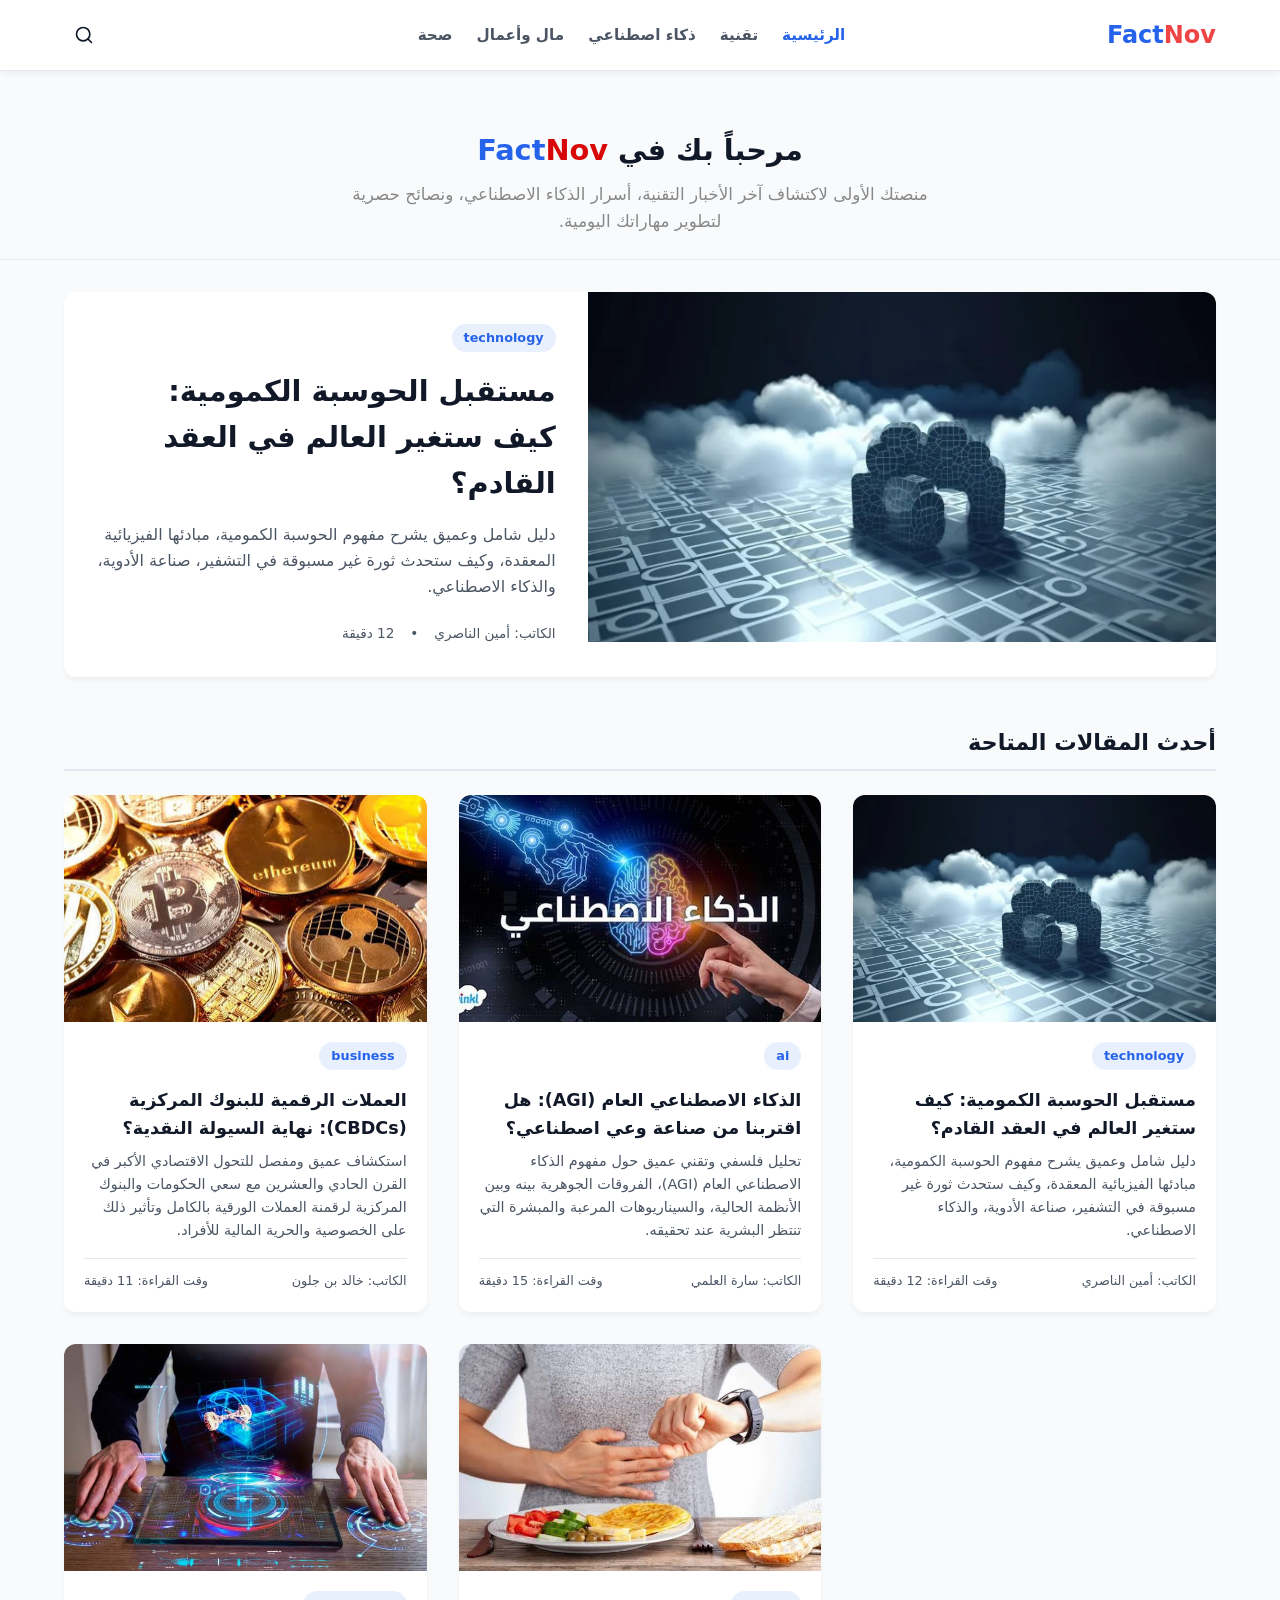
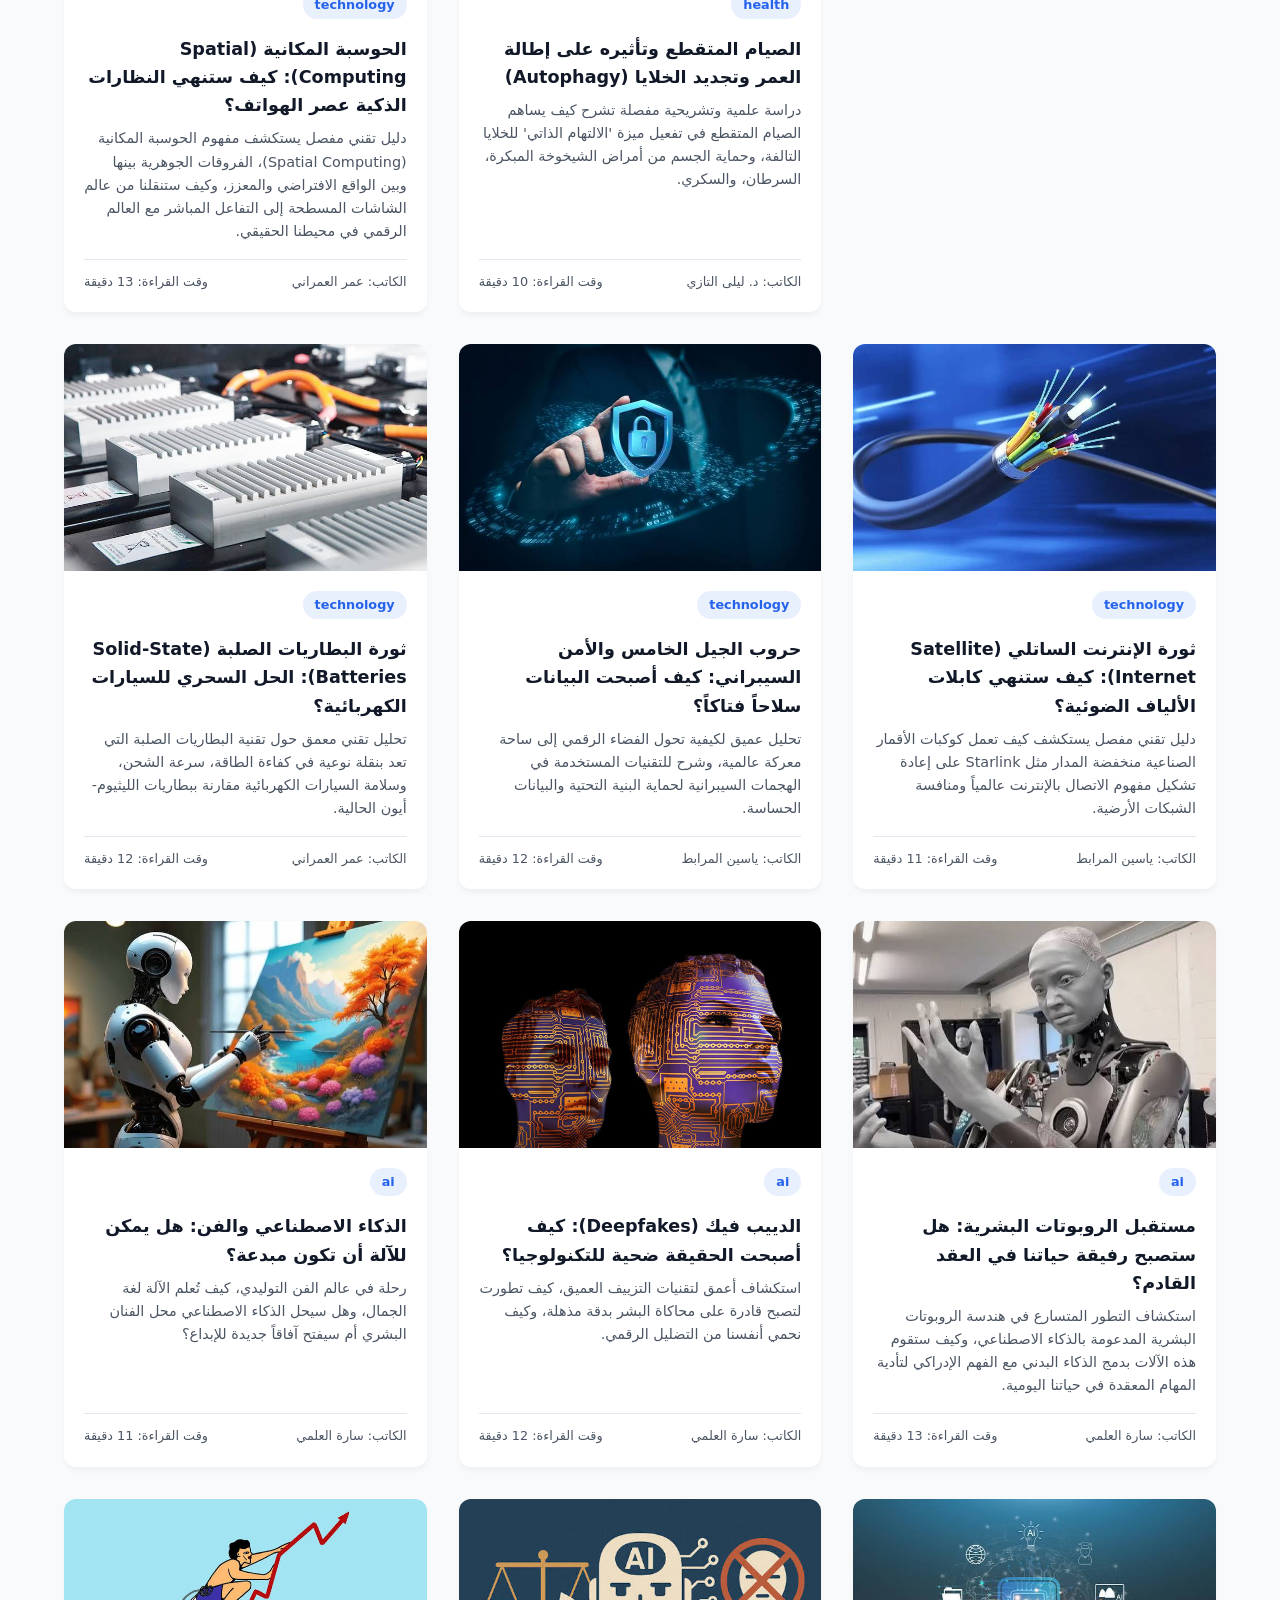
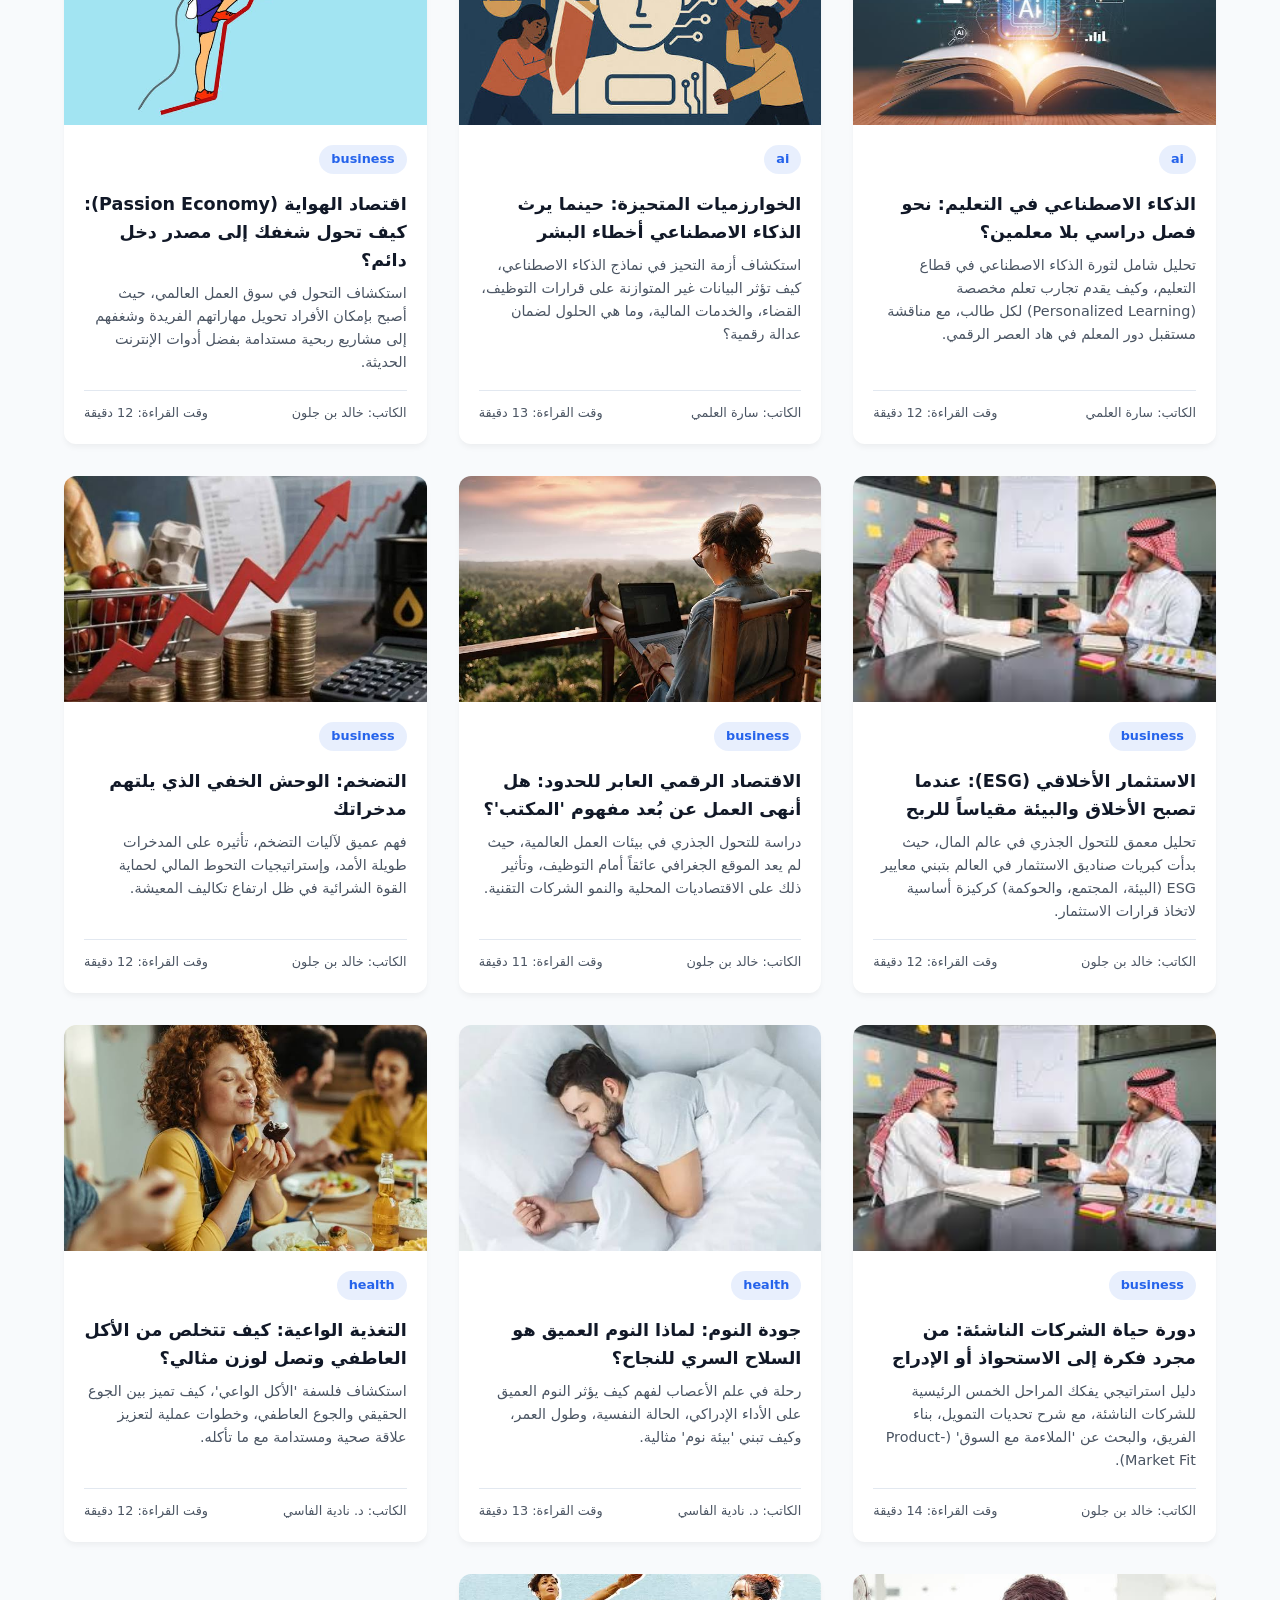
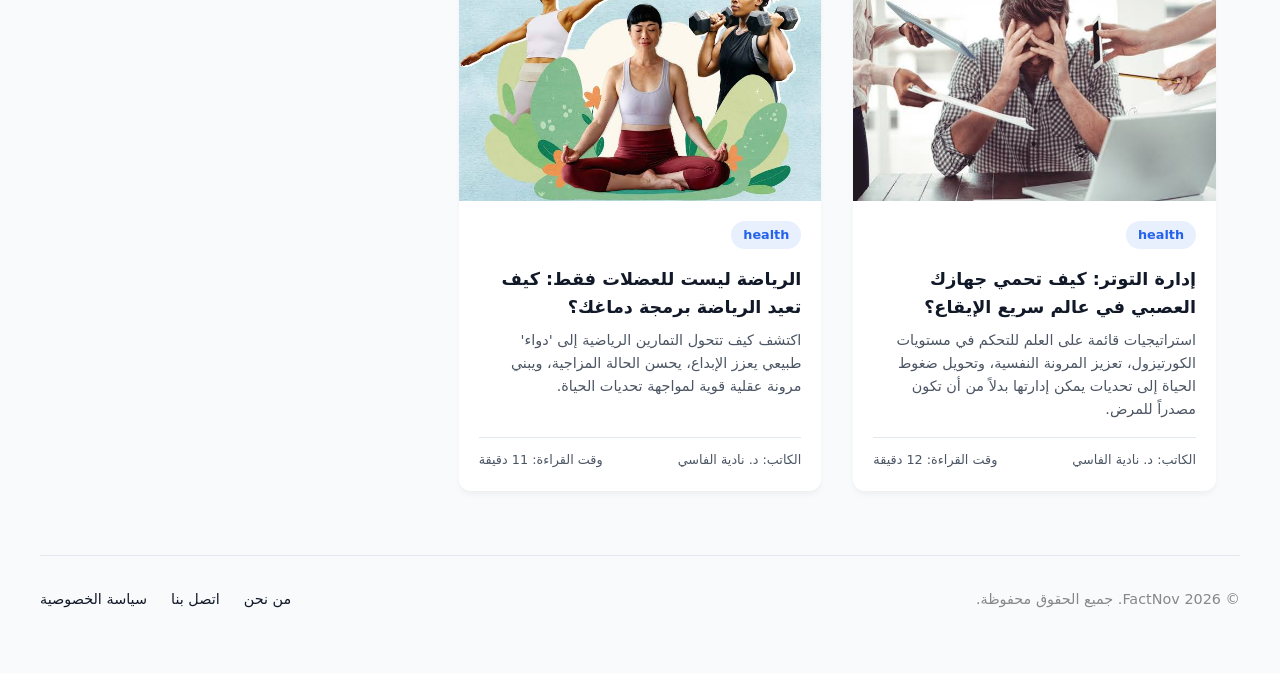
<file: index.html>
<!DOCTYPE html>
<html lang="ar" dir="rtl">
<head>
  <meta charset="UTF-8">
  <meta name="viewport" content="width=device-width, initial-scale=1.0">
  <title>FactNov - الرئيسية</title>
  <link rel="stylesheet" href="assets/css/style.css">
  <link rel="stylesheet" href="assets/css/responsive.css">
  <link rel="stylesheet" href="assets/css/dark.css">
  <link rel="stylesheet" href="assets/css/animations.css">
  
</head>
<body>
  <header>
    <!--//adshnaaaaaaaaaaaaaaaaaaaaaaaaaaaaaaaaaaaaaaaaaaaaaaaaa-->
    <div class="container header-inner">
      <script>
  atOptions = {
    'key' : '374a60ede88dad103ca5ffb958645647',
    'format' : 'iframe',
    'height' : 50,
    'width' : 320,
    'params' : {}
  };
</script>
<div class="logo-wrapper" style="display: flex; align-items: center; gap: 8px;">
      <a href="index.html" class="logo">Fact<span>Nov</span></a>
      </div>
      
      <nav class="main-nav" id="main-nav">
        <ul>
          <li><a href="index.html" class="active">الرئيسية</a></li>
          <li><a href="category.html?category=technology">تقنية</a></li>
          <li><a href="category.html?category=ai">ذكاء اصطناعي</a></li>
          <li><a href="category.html?category=business">مال وأعمال</a></li>
          <li><a href="category.html?category=health">صحة</a></li>
        </ul>
      </nav>
      <div class="controls" style="display: flex; align-items: center; gap: 0.75rem;">
        <button class="btn-icon" id="dark-mode-toggle" aria-label="تغيير المظهر"></button>
        <button class="btn-icon" onclick="location.href='search.html'" aria-label="البحث">
          <svg xmlns="http://www.w3.org/2000/svg" width="20" height="20" viewBox="0 0 24 24" fill="none" stroke="currentColor" stroke-width="2" stroke-linecap="round" stroke-linejoin="round"><circle cx="11" cy="11" r="8"/><line x1="21" y1="21" x2="16.65" y2="16.65"/></svg>
        </button>
        <button class="hamburger" id="hamburger" aria-label="فتح القائمة">
          <span></span>
          <span></span>
          <span></span>
        </button>
      </div>
    </div>
  </header>
  <div>

    <script>
  atOptions = {
    'key' : 'ec2098384f53b8435ef3a82f7a2e450f',
    'format' : 'iframe',
    'height' : 250,
    'width' : 300,
    'params' : {}
  };
</script>
<script src="https://www.highrevenueformat.com/ec2098384f53b8435ef3a82f7a2e450f/invoke.js"></script>
  </div>
<div class="site-intro-box" style="margin-top: 2rem; margin-bottom: 2rem; text-align: center; padding: 1.5rem; border-bottom: 1px solid var(--border-color);">
    <h2 style="font-size: 1.8rem; font-weight: 800; color: var(--text-color); margin-bottom: 0.5rem;">مرحباً بك في <span style="color: var(--primary);">Fact</span><span style="color: #d90808;">Nov</span></h2>
    <p style="font-size: 1.05rem; color: var(--text-muted-color, #888); max-width: 600px; margin: 0 auto; line-height: 1.6;">
      منصتك الأولى لاكتشاف آخر الأخبار التقنية، أسرار الذكاء الاصطناعي، ونصائح حصرية لتطوير مهاراتك اليومية.
    </p>
  </div>
  <main class="container">
    <section class="hero-sec" id="hero-sec-target"></section>
    <section style="margin-top: 3rem;">
      <div class="grid-section-header">
        <h2 class="section-title">أحدث المقالات المتاحة</h2>
      </div>
      <div class="articles-grid" id="latest-articles-target"></div>
    </section>
  </main>

  <script src="assets/js/articles.js"></script>
  <script src="assets/js/darkmode.js"></script>
  <script src="assets/js/app.js"></script>
  
  <script>
    document.addEventListener('DOMContentLoaded', async () => {
      // 1. تفعيل زر القائمة (Hamburger Menu)
      const hamburger = document.getElementById('hamburger');
      const mainNav = document.getElementById('main-nav');
      
      if (hamburger && mainNav) {
        hamburger.onclick = () => {
          hamburger.classList.toggle('active');
          mainNav.classList.toggle('active');
        };
      }

      // 2. جلب المقالات وعرضها بالصفحة الرئيسية
      try {
        const articles = await ArticleEngine.fetchAll();
        if (articles.length === 0) return;

        const featured = articles.find(a => a.featured) || articles[0];
        const heroTarget = document.getElementById('hero-sec-target');
        if (heroTarget) {
          heroTarget.innerHTML = `
            <div class="hero-card fade-in" onclick="location.href='article.html?id=${featured.id}'">
              <div class="hero-image-wrapper">
                <img src="${featured.image}" alt="${featured.title}" onerror="this.onerror=null; this.src='assets/images/default.webp';">
              </div>
              <div class="hero-content">
                <span class="badge">${featured.category}</span>
                <h1 class="hero-title">${featured.title}</h1>
                <p class="hero-desc">${featured.description}</p>
                <div class="meta-info">
                  <span>الكاتب: ${featured.author}</span>
                  <span>•</span>
                  <span>${featured.readTime}</span>
                </div>
              </div>
            </div>
          `;
        }

        const gridTarget = document.getElementById('latest-articles-target');
        if (gridTarget) {
          gridTarget.innerHTML = ""; // تصفية الديف قبل التعبئة
          
          articles.forEach((art, index) => {
            // إضافة المقال الحالي
            gridTarget.innerHTML += ArticleEngine.createCardHTML(art);

            // إضافة الإعلان بعد كل 5 مقالات
            // إضافة الإعلان بعد كل 5 مقالات
         // ===============================
// ADS
// ===============================


// ================================
// ADS - FactNova
// ================================

// بعد المقال 3 → Ad 1 (300x250)
if ((index + 1) === 3) {

  const adContainer = document.createElement('div');

  adContainer.style.width = '100%';
  adContainer.style.minHeight = '250px';
  adContainer.style.margin = '30px auto';
  adContainer.style.display = 'flex';
  adContainer.style.justifyContent = 'center';
  adContainer.style.alignItems = 'center';
  adContainer.style.overflow = 'hidden';

  const optionsScript = document.createElement('script');

  optionsScript.textContent = `
    atOptions = {
      'key' : 'ec2098384f53b8435ef3a82f7a2e450f',
      'format' : 'iframe',
      'height' : 250,
      'width' : 300,
      'params' : {}
    };
  `;

  const adScript = document.createElement('script');

  adScript.src =
    'https://www.highrevenueformat.com/ec2098384f53b8435ef3a82f7a2e450f/invoke.js';

  adContainer.appendChild(optionsScript);
  adContainer.appendChild(adScript);

  gridTarget.appendChild(adContainer);
}


          });
        }
      } catch (error) {
        console.error("خطأ أثناء تعبئة المقالات بالرئيسية:", error);
      }
    });
</script>

  <footer>
    <div class="container footer-inner" style="display: flex; justify-content: space-between; align-items: center; padding: 2rem 0; border-top: 1px solid var(--border-color); margin-top: 4rem; flex-wrap: wrap; gap: 1rem;">
      <p class="text-muted" style="margin: 0; font-size: 0.9rem; color: var(--text-muted-color, #888);">© 2026 FactNov. جميع الحقوق محفوظة.</p>
      
      <div class="footer-links" style="display: flex; gap: 1.5rem;">
        <a href="about.html" class="footer-link">من نحن</a>
        <a href="contact.html" class="footer-link">اتصل بنا</a>
        <a href="privacy.html" class="footer-link">سياسة الخصوصية</a>
      </div>
    </div>
  </footer>
<div class="ad-container" style="text-align: center; margin: 30px 0;">
   <script>
  atOptions = {
    'key' : 'e23e4ba9f1f85d1d54d36d4e20bc1094',
    'format' : 'iframe',
    'height' : 250,
    'width' : 300,
    'params' : {}
  };
</script>
<!--hna adssssssssssssssssssssssssssssssss-->
</div>
  <style>
    /* تنسيق روابط الفوتر مع التفاعل */
    .footer-link {
      color: var(--text-color);
      text-decoration: none;
      font-size: 0.9rem;
      transition: color 0.3s ease;
    }
    .footer-link:hover {
      color: var(--primary);
    }
    /* متجاوب مع شاشات الموبايل */
    @media (max-width: 500px) {
      .footer-inner {
        flex-direction: column !important;
        text-align: center;
        justify-content: center !important;
      }
      .footer-links {
        justify-content: center;
      }
    }
  </style>
  <script async="async" data-cfasync="false" src="https://pl31461786.profitableratecpmnetwork.com/14ec2915b760041d104dea04f66f8e1c/invoke.js"></script>
<div id="container-14ec2915b760041d104dea04f66f8e1c"></div>

<script src="https://pl31461785.profitableratecpmnetwork.com/2a/f1/df/2af1df63177880adee340120ae41ea7f.js"></script>
</body>
</html>
</file>
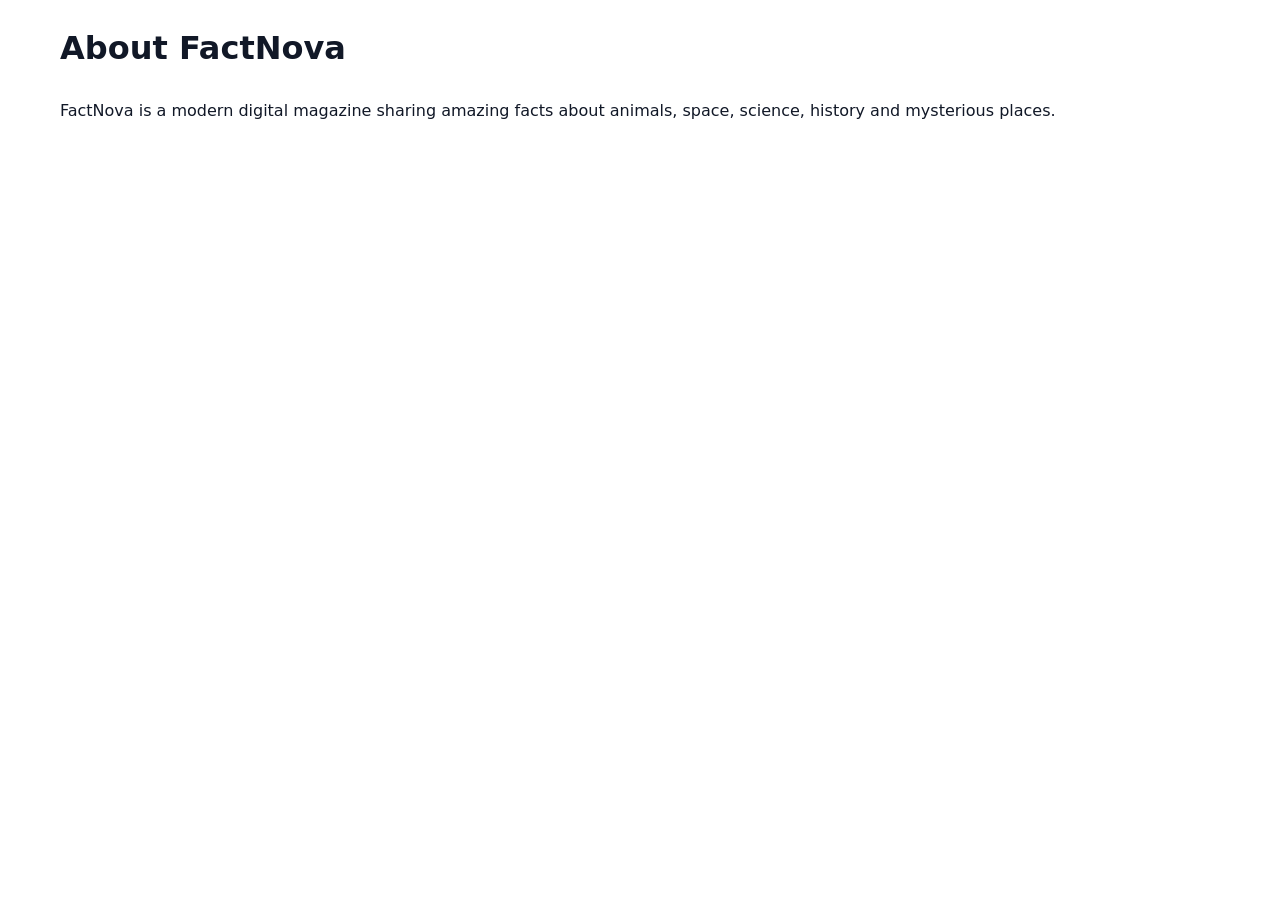
<file: about.html>
<!DOCTYPE html>
<html lang="en">

<head>

<meta charset="UTF-8">

<title>About FactNova</title>

<link rel="stylesheet" href="css/style.css">

</head>


<body>


<div id="header"></div>


<main class="container">


<h1>
About FactNova
</h1>


<p>

FactNova is a modern digital magazine sharing amazing facts about animals, space, science, history and mysterious places.

</p>


</main>


<div id="footer"></div>


<script src="js/app.js"></script>

</body>

</html>
</file>
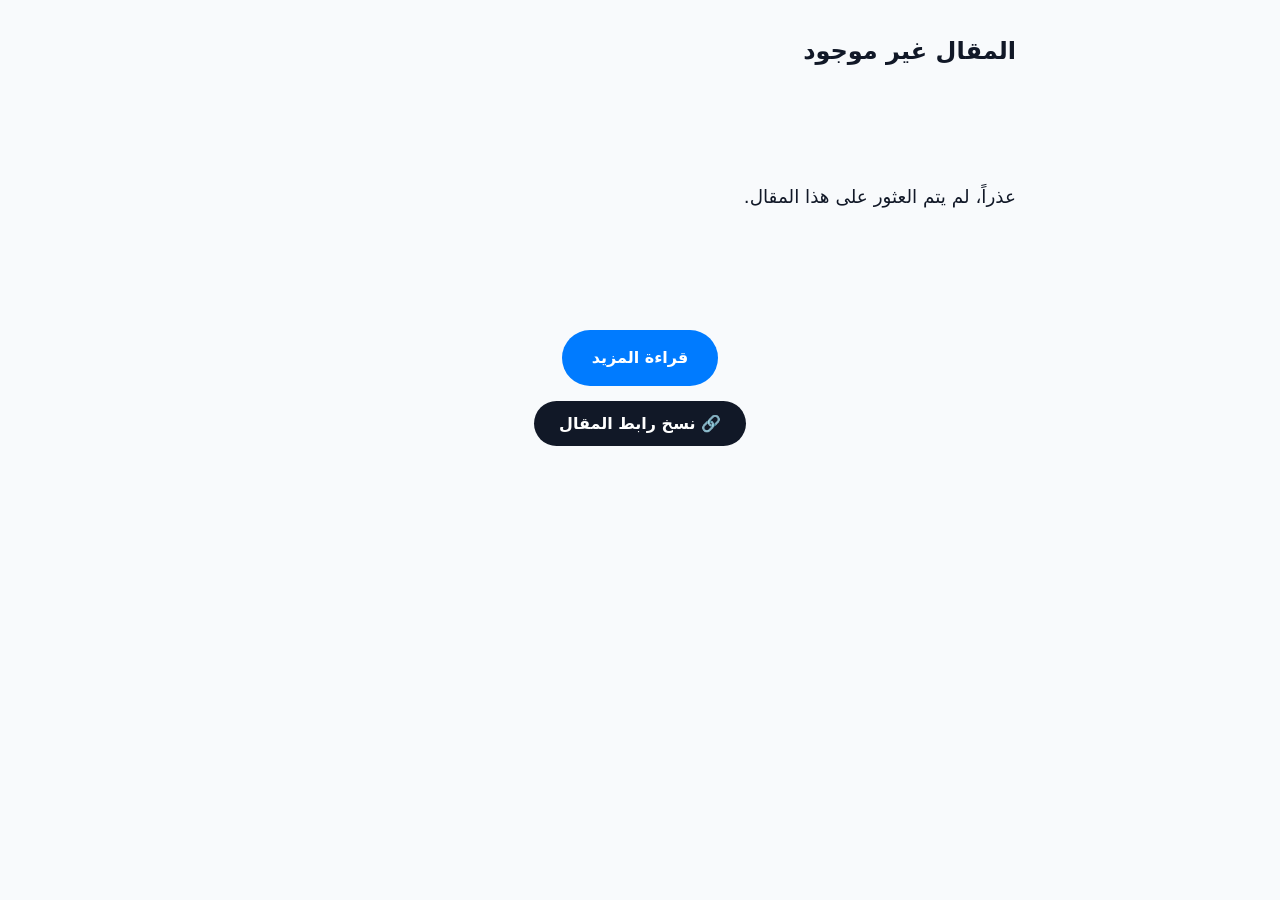
<file: article.html>
<!DOCTYPE html>
<html lang="ar" dir="rtl">

<head>
  <meta charset="UTF-8">
  <meta name="viewport" content="width=device-width, initial-scale=1.0">

  <title>FactNova - تفاصيل المقال</title>

  <link rel="stylesheet" href="assets/css/style.css">

  <style>
    .article-container {
      max-width: 800px;
      margin: 2rem auto;
      padding: 0 1.5rem;
    }

    .article-body {
      line-height: 1.9;
      font-size: 1.15rem;
      color: var(--text-color);
    }

    .ad-wrapper {
      text-align: center;
      margin: 30px 0;
      min-height: 50px;
    }

    /* =========================
       زر قراءة المزيد
    ========================== */

    .more-link-wrapper {
      text-align: center;
      margin: 35px 0 15px;
    }

    .more-link {
      display: inline-block;
      background-color: #007bff;
      color: #ffffff;
      padding: 15px 30px;
      text-decoration: none;
      border-radius: 50px;
      font-weight: bold;
      font-size: 16px;
      transition: 0.2s ease;
    }

    .more-link:hover {
      background-color: #0056b3;
    }

    /* =========================
       زر نسخ رابط المقال
    ========================== */

    .copy-link-wrapper {
      display: flex;
      justify-content: center;
      margin: 15px 0 40px;
    }

    #copyArticleLink {
      border: none;
      background: #111827;
      color: #ffffff;
      padding: 13px 25px;
      border-radius: 50px;
      font-size: 16px;
      font-weight: bold;
      cursor: pointer;
      font-family: inherit;
      transition: all 0.2s ease;
    }

    #copyArticleLink:hover {
      background: #2563eb;
    }

    #copyArticleLink:active {
      transform: scale(0.96);
    }

    #copyArticleLink.success {
      background: #16a34a;
    }

    #copyArticleLink.error {
      background: #dc2626;
    }
  </style>
</head>


<body>

  <!-- =========================
       المحتوى الرئيسي
  ========================== -->

  <main class="container">

    <article class="article-container">

      <!-- عنوان المقال -->

      <h1 id="article-title">
        جاري تحميل المقال...
      </h1>



      <div class="ad-wrapper">

       
       <script>
  atOptions = {
    'key' : 'ec2098384f53b8435ef3a82f7a2e450f',
    'format' : 'iframe',
    'height' : 250,
    'width' : 300,
    'params' : {}
  };
</script>
<script src="https://www.highrevenueformat.com/ec2098384f53b8435ef3a82f7a2e450f/invoke.js"></script>
        <!-- كود إعلان البانر هنا -->


      </div>


      <!-- =========================
           محتوى المقال
      ========================== -->

      <div
        id="article-content"
        class="article-body">
             </div>


      <!-- =========================
           الإعلان الوسطي
      ========================== -->

      <div
        id="native-ad-spot"
        class="ad-wrapper">

        <script>
  atOptions = {
    'key' : '32c83a408e211d618627271ae590567b',
    'format' : 'iframe',
    'height' : 300,
    'width' : 160,
    'params' : {}
  };
</script>
<script src="https://www.highrevenueformat.com/32c83a408e211d618627271ae590567b/invoke.js"></script>
<script src="https://www.highrevenueformat.com/b416f2c26ee5b75ef605e846c2de4add/invoke.js"></script>
      </div>


      <!-- =========================
           قراءة المزيد
      ========================== -->

      <div class="more-link-wrapper">

        <a
          href="https://www.profitableratecpmnetwork.com/ztpq7ucb2?key=24cd33f35294ed668653dd12a0826294"
          class="more-link">

          قراءة المزيد

        </a>

      </div>


      <!-- =========================
           نسخ رابط المقال
      ========================== -->

      <div class="copy-link-wrapper">

        <button
          id="copyArticleLink"
          type="button">

          🔗 نسخ رابط المقال

        </button>

      </div>

    </article>

  </main>


  <!-- =========================
       ملفات JavaScript
  ========================== -->

  <script src="assets/js/articles.js"></script>

  <script src="assets/js/app.js"></script>


  <!-- =========================
       تحميل المقال
  ========================== -->

  <script>

    document.addEventListener(
      'DOMContentLoaded',
      async function () {

        try {

          /* الحصول على ID المقال */

          const urlParams =
            new URLSearchParams(
              window.location.search
            );

          const articleId =
            urlParams.get('id');


          /* جلب المقالات */

          const articles =
            await ArticleEngine.fetchAll();


          /* البحث عن المقال */

          const article =
            articles.find(function (art) {

              return String(art.id) ===
                     String(articleId);

            });


          /* =========================
             المقال موجود
          ========================== */

          if (article) {

            /* عنوان المقال */

            document.getElementById(
              'article-title'
            ).innerText =
              article.title;


            /* محتوى المقال */

            document.getElementById(
              'article-content'
            ).innerHTML =
              article.content;


            /* =========================
               الإعلان Native
            ========================== */

            const nativeAdSpot =
              document.getElementById(
                'native-ad-spot'
              );


            const script =
              document.createElement(
                'script'
              );


            script.setAttribute(
              'data-cfasync',
              'false'
            );


            script.async = true;


            const container =
              document.createElement(
                'div'
              );


            container.id =
              'container-f1ea70a226eca110d7b804890f40b290';


            nativeAdSpot.appendChild(
              script
            );


            nativeAdSpot.appendChild(
              container
            );

          }


          /* =========================
             المقال غير موجود
          ========================== */

          else {

            document.getElementById(
              'article-title'
            ).innerText =
              'المقال غير موجود';


            document.getElementById(
              'article-content'
            ).innerHTML =
              '<p>عذراً، لم يتم العثور على هذا المقال.</p>';

          }


        }

        /* =========================
           خطأ
        ========================== */

        catch (error) {

          console.error(
            'Article loading error:',
            error
          );


          document.getElementById(
            'article-title'
          ).innerText =
            'حدث خطأ';


          document.getElementById(
            'article-content'
          ).innerHTML =
            '<p>تعذر تحميل المقال حالياً.</p>';

        }

      }

    );

  </script>


  <!-- =========================
       نسخ رابط المقال
  ========================== -->

  <script>

    const copyButton =
      document.getElementById(
        'copyArticleLink'
      );


    copyButton.addEventListener(
      'click',
      async function () {

        const articleUrl =
          window.location.href;


        try {

          /* =========================
             الطريقة الحديثة
          ========================== */

          if (
            navigator.clipboard &&
            window.isSecureContext
          ) {

            await navigator.clipboard.writeText(
              articleUrl
            );

          }


          /* =========================
             الطريقة الاحتياطية
          ========================== */

          else {

            const textarea =
              document.createElement(
                'textarea'
              );


            textarea.value =
              articleUrl;


            textarea.style.position =
              'fixed';

            textarea.style.left =
              '-9999px';

            textarea.style.top =
              '-9999px';


            document.body.appendChild(
              textarea
            );


            textarea.focus();

            textarea.select();


            const copied =
              document.execCommand(
                'copy'
              );


            document.body.removeChild(
              textarea
            );


            if (!copied) {

              throw new Error(
                'Copy failed'
              );

            }

          }


          /* =========================
             رسالة النجاح
          ========================== */

          copyButton.innerHTML =
            '✅ تم نسخ رابط المقال';


          copyButton.classList.add(
            'success'
          );


          setTimeout(
            function () {

              copyButton.innerHTML =
                '🔗 نسخ رابط المقال';


              copyButton.classList.remove(
                'success'
              );

            },
            2000
          );


        }

        /* =========================
           إذا فشل النسخ
        ========================== */

        catch (error) {

          console.error(
            'Copy error:',
            error
          );


          copyButton.innerHTML =
            '❌ تعذر نسخ الرابط';


          copyButton.classList.add(
            'error'
          );


          setTimeout(
            function () {

              copyButton.innerHTML =
                '🔗 نسخ رابط المقال';


              copyButton.classList.remove(
                'error'
              );

            },
            2500
          );

        }

      }

    );

  </script>
<script async="async" data-cfasync="false" src="https://pl31461786.profitableratecpmnetwork.com/14ec2915b760041d104dea04f66f8e1c/invoke.js"></script>
<div id="container-14ec2915b760041d104dea04f66f8e1c"></div>

</body>

</html>
</file>
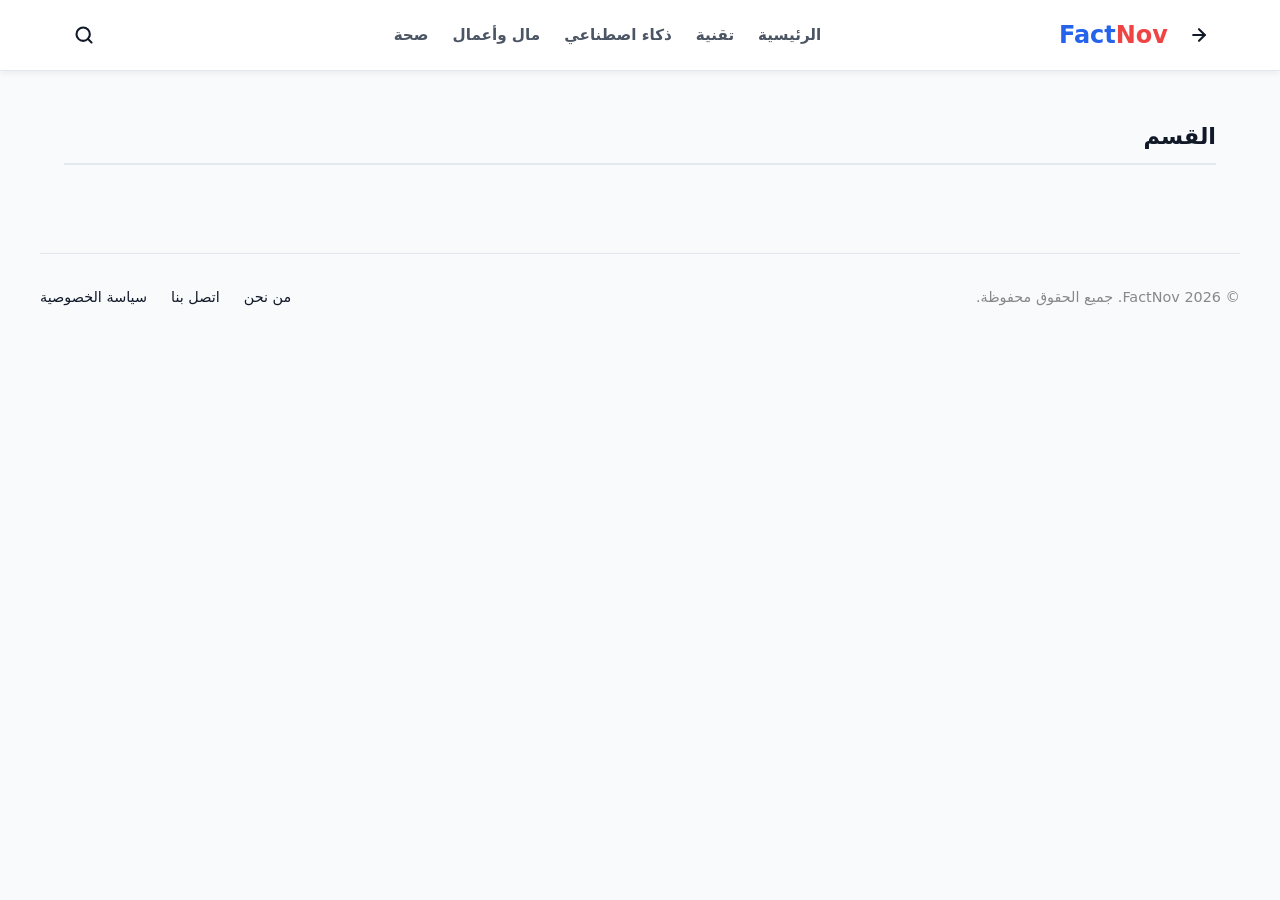
<file: category.html>
<!DOCTYPE html>
<html lang="ar" dir="rtl">
<head>
  <meta charset="UTF-8">
  <meta name="viewport" content="width=device-width, initial-scale=1.0">
  <title>التصنيف - FactNov</title>
  <link rel="stylesheet" href="assets/css/style.css">
  <link rel="stylesheet" href="assets/css/responsive.css">
  <link rel="stylesheet" href="assets/css/dark.css">
</head>
<body>
  <header>
    <div class="container header-inner">
      <!-- اللوكو والسهم مقاد ومجموعين -->
      <div class="logo-wrapper" style="display: flex; align-items: center; gap: 8px;">
        <a href="index.html" class="back-home-btn" aria-label="الرجوع للرئيسية">
          <svg xmlns="http://www.w3.org/2000/svg" width="20" height="20" viewBox="0 0 24 24" fill="none" stroke="currentColor" stroke-width="2.5" stroke-linecap="round" stroke-linejoin="round" style="transform: rotate(180deg);">
            <line x1="19" y1="12" x2="5" y2="12"></line>
            <polyline points="12 19 5 12 12 5"></polyline>
          </svg>
        </a>
        <a href="index.html" class="logo">Fact<span>Nov</span></a>
      </div>

      <nav class="main-nav" id="main-nav">
        <ul>
          <li><a href="index.html">الرئيسية</a></li>
          <li><a href="category.html?category=technology">تقنية</a></li>
          <li><a href="category.html?category=ai">ذكاء اصطناعي</a></li>
          <li><a href="category.html?category=business">مال وأعمال</a></li>
          <li><a href="category.html?category=health">صحة</a></li>
        </ul>
      </nav>
      <div class="controls" style="display: flex; align-items: center; gap: 0.75rem;">
        <button class="btn-icon" id="dark-mode-toggle" aria-label="تغيير المظهر"></button>
        <button class="btn-icon" onclick="location.href='search.html'" aria-label="البحث">
          <svg xmlns="http://www.w3.org/2000/svg" width="20" height="20" viewBox="0 0 24 24" fill="none" stroke="currentColor" stroke-width="2.5" stroke-linecap="round" stroke-linejoin="round"><circle cx="11" cy="11" r="8"/><line x1="21" y1="21" x2="16.65" y2="16.65"/></svg>
        </button>
        <button class="hamburger" id="hamburger" aria-label="فتح القائمة">
          <span></span>
          <span></span>
          <span></span>
        </button>
      </div>
    </div>
  </header>

  <main class="container" style="margin-top: 3rem;">
    <div class="grid-section-header">
      <h2 class="section-title" id="category-title">القسم</h2>
    </div>
    <div class="articles-grid" id="category-grid-target"></div>
  </main>

  <script src="assets/js/articles.js"></script>
  <script src="assets/js/darkmode.js"></script>
  <script src="assets/js/app.js"></script>
  <script>
    document.addEventListener('DOMContentLoaded', async () => {
      const urlParams = new URLSearchParams(window.location.search);
      const catParam = urlParams.get('category');
      const articles = await ArticleEngine.fetchAll();

      if (!catParam || articles.length === 0) return;

      const category = catParam.trim().toLowerCase();
      document.getElementById('category-title').innerText = `قسم: ${category.toUpperCase()}`;

      const links = document.querySelectorAll('.main-nav a');
      links.forEach(link => {
        if (link.getAttribute('href').includes(`category=${category}`)) {
          link.classList.add('active');
        } else {
          link.classList.remove('active');
        }
      });

      const filtered = articles.filter(a => a.category.toLowerCase() === category);
      const grid = document.getElementById('category-grid-target');

      if (filtered.length === 0) {
        grid.innerHTML = '<p class="text-muted">لا توجد مقالات متوفرة في هذا القسم حالياً.</p>';
        return;
      }

      filtered.forEach(item => {
        grid.innerHTML += ArticleEngine.createCardHTML(item);
      });
    });
  </script>
  <script src="assets/js/articles.js"></script>
  <script src="assets/js/darkmode.js"></script>
  <script src="assets/js/app.js"></script> 
  <footer>
  <div class="container footer-inner" style="display: flex; justify-content: space-between; align-items: center; padding: 2rem 0; border-top: 1px solid var(--border-color); margin-top: 4rem; flex-wrap: wrap; gap: 1rem;">
    <p class="text-muted" style="margin: 0; font-size: 0.9rem; color: var(--text-muted-color, #888);">© 2026 FactNov. جميع الحقوق محفوظة.</p>
    
    <div class="footer-links" style="display: flex; gap: 1.5rem;">
      <a href="about.html" class="footer-link">من نحن</a>
      <a href="contact.html" class="footer-link">اتصل بنا</a>
      <a href="privacy.html" class="footer-link">سياسة الخصوصية</a>
    </div>
  </div>
</footer>

<style>
  /* تنسيق روابط الفوتر مع التفاعل */
  .footer-link {
    color: var(--text-color);
    text-decoration: none;
    font-size: 0.9rem;
    transition: color 0.3s ease;
  }
  .footer-link:hover {
    color: var(--primary); /* كيولي باللون الأساسي ديال الموقع فاش يدوز عليه الفأرة */
  }
  /* متجاوب مع شاشات الموبايل */
  @media (max-width: 500px) {
    .footer-inner {
      flex-direction: column !important;
      text-align: center;
      justify-content: center !important;
    }
    .footer-links {
      justify-content: center;
    }
  }
</style>
</body>
</html>
</file>
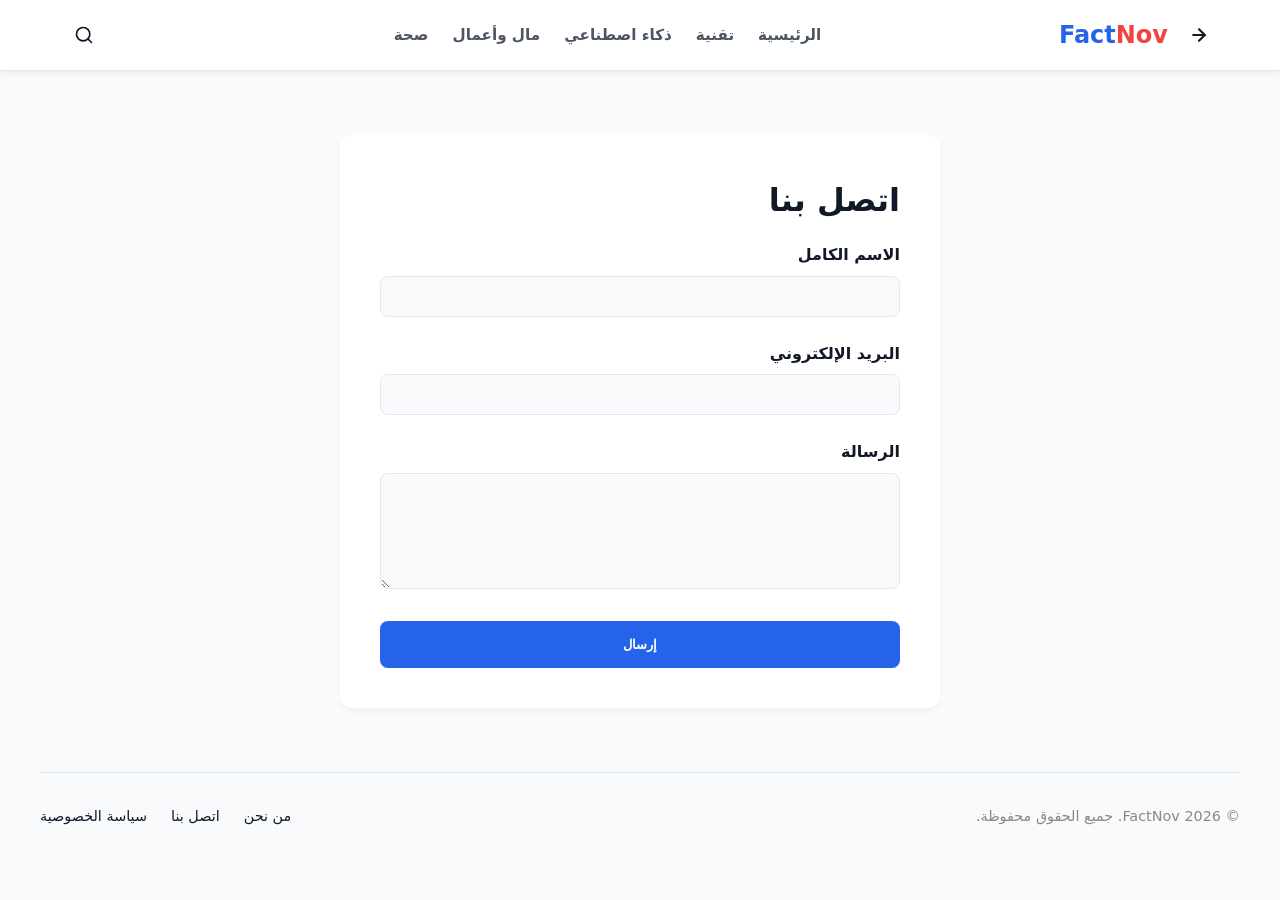
<file: contact.html>
<!DOCTYPE html>
<html lang="ar" dir="rtl">
<head>
  <meta charset="UTF-8">
  <meta name="viewport" content="width=device-width, initial-scale=1.0">
  <title>اتصل بنا - FactNov</title>
  <link rel="stylesheet" href="assets/css/style.css">
  <link rel="stylesheet" href="assets/css/responsive.css">
  <link rel="stylesheet" href="assets/css/dark.css">
  <style>
    .form-box { max-width: 600px; margin: 4rem auto; background: var(--card-bg); padding: 2.5rem; border-radius: var(--radius); box-shadow: var(--shadow); }
    .form-group { margin-bottom: 1.5rem; }
    .form-group label { display: block; font-weight: 700; margin-bottom: 0.5rem; }
    .form-group input, .form-group textarea { width: 100%; padding: 0.75rem 1rem; border-radius: 8px; border: 1px solid var(--border-color); background: var(--bg-color); color: var(--text-color); font-family: inherit; outline: none; }
  </style>
</head>
<body>
<header>
  <div class="container header-inner">
    <div class="logo-wrapper" style="display: flex; align-items: center; gap: 8px;">
      <!-- السهم المعدل باش يولي كيشوف للجهة الصحيحة (اليمين) -->
      <a href="index.html" class="back-home-btn" aria-label="الرجوع للرئيسية">
        <svg xmlns="http://www.w3.org/2000/svg" width="20" height="20" viewBox="0 0 24 24" fill="none" stroke="currentColor" stroke-width="2.5" stroke-linecap="round" stroke-linejoin="round" style="transform: rotate(180deg);">
          <line x1="19" y1="12" x2="5" y2="12"></line>
          <polyline points="12 19 5 12 12 5"></polyline>
        </svg>
      </a>
      
      <a href="index.html" class="logo">Fact<span>Nov</span></a>
    </div>
    
    <nav class="main-nav" id="main-nav">
      <ul>
        <li><a href="index.html">الرئيسية</a></li>
        <li><a href="category.html?category=technology">تقنية</a></li>
        <li><a href="category.html?category=ai">ذكاء اصطناعي</a></li>
        <li><a href="category.html?category=business">مال وأعمال</a></li>
        <li><a href="category.html?category=health">صحة</a></li>
      </ul>
    </nav>
    
    <div class="controls" style="display: flex; align-items: center; gap: 0.75rem;">
      <button class="btn-icon" id="dark-mode-toggle" aria-label="تغيير المظهر"></button>
      <button class="btn-icon" onclick="location.href='search.html'" aria-label="البحث">
        <svg xmlns="http://www.w3.org/2000/svg" width="20" height="20" viewBox="0 0 24 24" fill="none" stroke="currentColor" stroke-width="2" stroke-linecap="round" stroke-linejoin="round"><circle cx="11" cy="11" r="8"/><line x1="21" y1="21" x2="16.65" y2="16.65"/></svg>
      </button>
      <button class="hamburger" id="hamburger" aria-label="فتح القائمة">
        <span></span>
        <span></span>
        <span></span>
      </button>
    </div>
  </div>
</header>
  <main class="container">
    <div class="form-box">
      <h1 style="margin-bottom: 1rem;">اتصل بنا</h1>
      <form onsubmit="event.preventDefault(); alert('تم الإرسال بنجاح.');">
        <div class="form-group"><label>الاسم الكامل</label><input type="text" required></div>
        <div class="form-group"><label>البريد الإلكتروني</label><input type="email" required></div>
        <div class="form-group"><label>الرسالة</label><textarea rows="6" required></textarea></div>
        <button type="submit" style="width: 100%; border: none; padding: 1rem; border-radius: 8px; font-weight: bold; background: var(--primary); color: white; cursor: pointer;">إرسال</button>
      </form>
    </div>
  </main>
  <script src="assets/js/articles.js"></script>
  <script src="assets/js/darkmode.js"></script>
  <script src="assets/js/app.js"></script> 
  <footer>
  <div class="container footer-inner" style="display: flex; justify-content: space-between; align-items: center; padding: 2rem 0; border-top: 1px solid var(--border-color); margin-top: 4rem; flex-wrap: wrap; gap: 1rem;">
    <p class="text-muted" style="margin: 0; font-size: 0.9rem; color: var(--text-muted-color, #888);">© 2026 FactNov. جميع الحقوق محفوظة.</p>
    
    <div class="footer-links" style="display: flex; gap: 1.5rem;">
      <a href="about.html" class="footer-link">من نحن</a>
      <a href="contact.html" class="footer-link">اتصل بنا</a>
      <a href="privacy.html" class="footer-link">سياسة الخصوصية</a>
    </div>
  </div>
</footer>

<style>
  /* تنسيق روابط الفوتر مع التفاعل */
  .footer-link {
    color: var(--text-color);
    text-decoration: none;
    font-size: 0.9rem;
    transition: color 0.3s ease;
  }
  .footer-link:hover {
    color: var(--primary); /* كيولي باللون الأساسي ديال الموقع فاش يدوز عليه الفأرة */
  }
  /* متجاوب مع شاشات الموبايل */
  @media (max-width: 500px) {
    .footer-inner {
      flex-direction: column !important;
      text-align: center;
      justify-content: center !important;
    }
    .footer-links {
      justify-content: center;
    }
  }
</style>
</body>
</html>
</file>
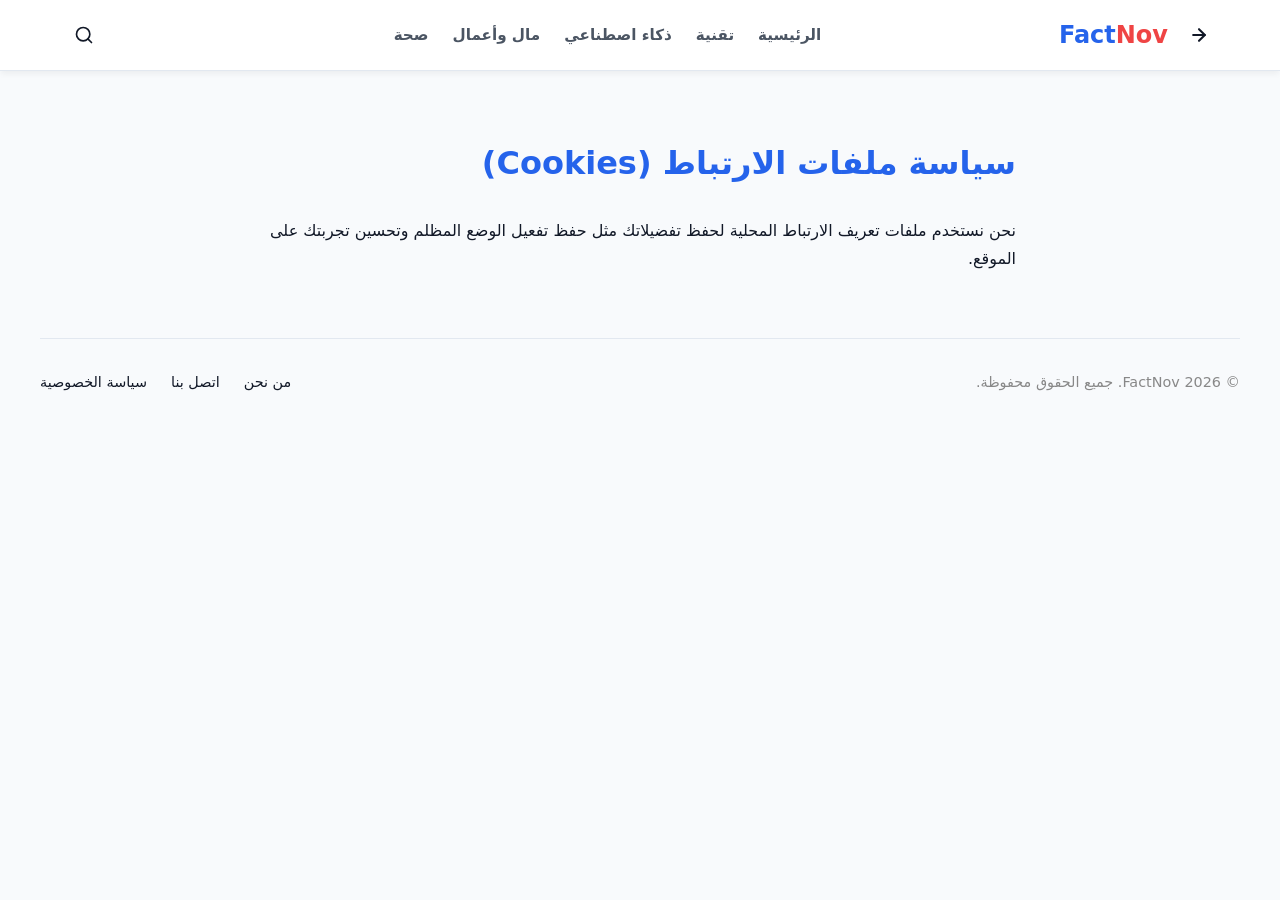
<file: cookie-policy.html>
<!DOCTYPE html>
<html lang="ar" dir="rtl">
<head>
  <meta charset="UTF-8">
  <meta name="viewport" content="width=device-width, initial-scale=1.0">
  <title>سياسة ملفات الارتباط - FactNov</title>
  <link rel="stylesheet" href="assets/css/style.css">
  <link rel="stylesheet" href="assets/css/responsive.css">
  <link rel="stylesheet" href="assets/css/dark.css">
</head>
<body>
  <header>
  <div class="container header-inner">
    <div class="logo-wrapper" style="display: flex; align-items: center; gap: 8px;">
      <!-- السهم المعدل باش يولي كيشوف للجهة الصحيحة (اليمين) -->
      <a href="index.html" class="back-home-btn" aria-label="الرجوع للرئيسية">
        <svg xmlns="http://www.w3.org/2000/svg" width="20" height="20" viewBox="0 0 24 24" fill="none" stroke="currentColor" stroke-width="2.5" stroke-linecap="round" stroke-linejoin="round" style="transform: rotate(180deg);">
          <line x1="19" y1="12" x2="5" y2="12"></line>
          <polyline points="12 19 5 12 12 5"></polyline>
        </svg>
      </a>
      
      <a href="index.html" class="logo">Fact<span>Nov</span></a>
    </div>
    
    <nav class="main-nav" id="main-nav">
      <ul>
        <li><a href="index.html">الرئيسية</a></li>
        <li><a href="category.html?category=technology">تقنية</a></li>
        <li><a href="category.html?category=ai">ذكاء اصطناعي</a></li>
        <li><a href="category.html?category=business">مال وأعمال</a></li>
        <li><a href="category.html?category=health">صحة</a></li>
      </ul>
    </nav>
    
    <div class="controls" style="display: flex; align-items: center; gap: 0.75rem;">
      <button class="btn-icon" id="dark-mode-toggle" aria-label="تغيير المظهر"></button>
      <button class="btn-icon" onclick="location.href='search.html'" aria-label="البحث">
        <svg xmlns="http://www.w3.org/2000/svg" width="20" height="20" viewBox="0 0 24 24" fill="none" stroke="currentColor" stroke-width="2" stroke-linecap="round" stroke-linejoin="round"><circle cx="11" cy="11" r="8"/><line x1="21" y1="21" x2="16.65" y2="16.65"/></svg>
      </button>
      <button class="hamburger" id="hamburger" aria-label="فتح القائمة">
        <span></span>
        <span></span>
        <span></span>
      </button>
    </div>
  </div>
</header>
  <main class="container" style="max-width: 800px; margin: 4rem auto; line-height: 1.8;">
    <h1 style="color: var(--primary); margin-bottom: 1.5rem;">سياسة ملفات الارتباط (Cookies)</h1>
    <p>نحن نستخدم ملفات تعريف الارتباط المحلية لحفظ تفضيلاتك مثل حفظ تفعيل الوضع المظلم وتحسين تجربتك على الموقع.</p>
  </main>
  <script src="assets/js/articles.js"></script>
  <script src="assets/js/darkmode.js"></script>
  <script src="assets/js/app.js"></script>
  <footer>
  <div class="container footer-inner" style="display: flex; justify-content: space-between; align-items: center; padding: 2rem 0; border-top: 1px solid var(--border-color); margin-top: 4rem; flex-wrap: wrap; gap: 1rem;">
    <p class="text-muted" style="margin: 0; font-size: 0.9rem; color: var(--text-muted-color, #888);">© 2026 FactNov. جميع الحقوق محفوظة.</p>
    
    <div class="footer-links" style="display: flex; gap: 1.5rem;">
      <a href="about.html" class="footer-link">من نحن</a>
      <a href="contact.html" class="footer-link">اتصل بنا</a>
      <a href="privacy.html" class="footer-link">سياسة الخصوصية</a>
    </div>
  </div>
</footer>

<style>
  /* تنسيق روابط الفوتر مع التفاعل */
  .footer-link {
    color: var(--text-color);
    text-decoration: none;
    font-size: 0.9rem;
    transition: color 0.3s ease;
  }
  .footer-link:hover {
    color: var(--primary); /* كيولي باللون الأساسي ديال الموقع فاش يدوز عليه الفأرة */
  }
  /* متجاوب مع شاشات الموبايل */
  @media (max-width: 500px) {
    .footer-inner {
      flex-direction: column !important;
      text-align: center;
      justify-content: center !important;
    }
    .footer-links {
      justify-content: center;
    }
  }
</style> 
</body>
</html>
</file>
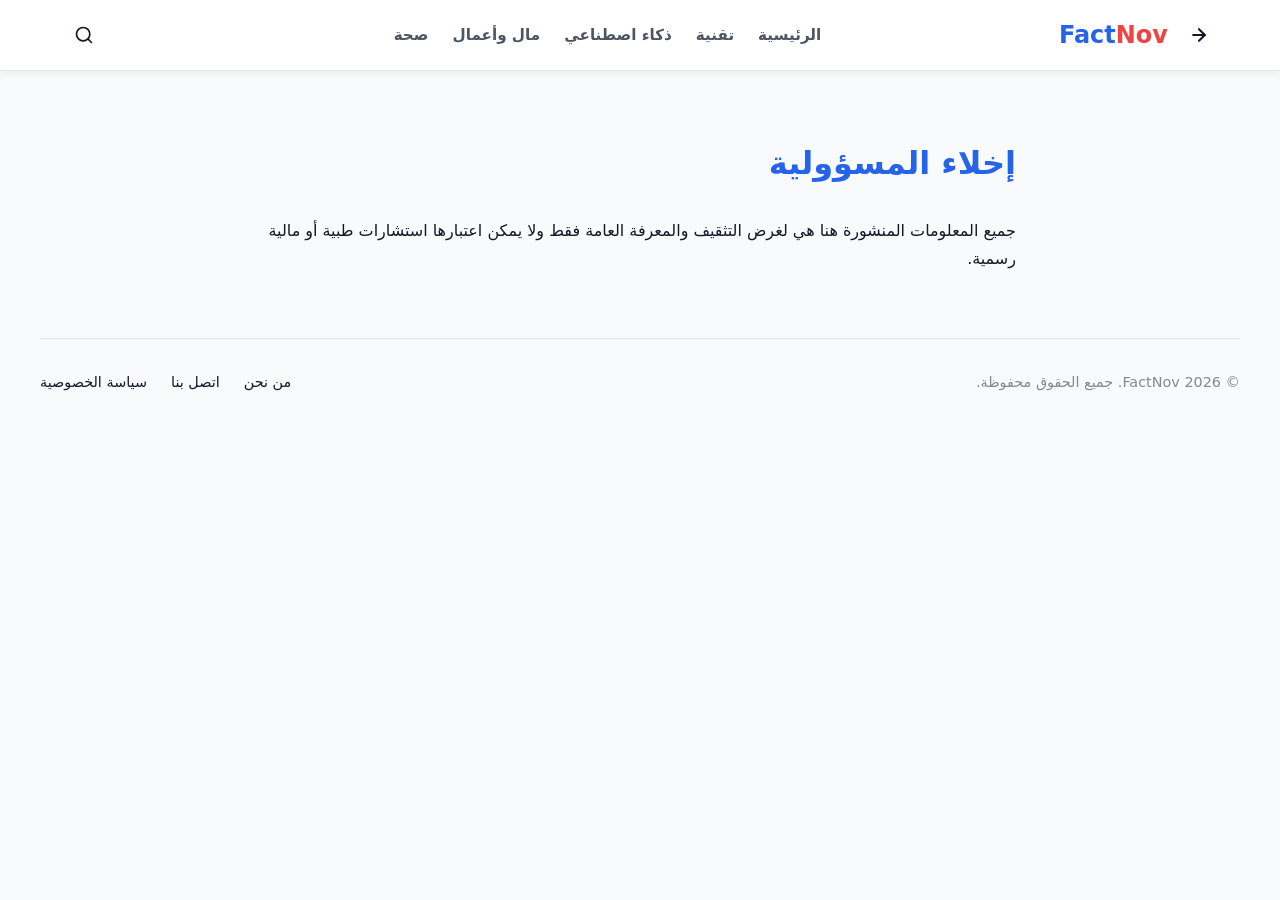
<file: disclaimer.html>
<!DOCTYPE html>
<html lang="ar" dir="rtl">
<head>
  <meta charset="UTF-8">
  <meta name="viewport" content="width=device-width, initial-scale=1.0">
  <title>إخلاء المسؤولية - FactNov</title>
  <link rel="stylesheet" href="assets/css/style.css">
  <link rel="stylesheet" href="assets/css/responsive.css">
  <link rel="stylesheet" href="assets/css/dark.css">
</head>
<body>
  <header>
  <div class="container header-inner">
    <div class="logo-wrapper" style="display: flex; align-items: center; gap: 8px;">
      <!-- السهم المعدل باش يولي كيشوف للجهة الصحيحة (اليمين) -->
      <a href="index.html" class="back-home-btn" aria-label="الرجوع للرئيسية">
        <svg xmlns="http://www.w3.org/2000/svg" width="20" height="20" viewBox="0 0 24 24" fill="none" stroke="currentColor" stroke-width="2.5" stroke-linecap="round" stroke-linejoin="round" style="transform: rotate(180deg);">
          <line x1="19" y1="12" x2="5" y2="12"></line>
          <polyline points="12 19 5 12 12 5"></polyline>
        </svg>
      </a>
      
      <a href="index.html" class="logo">Fact<span>Nov</span></a>
    </div>
    
    <nav class="main-nav" id="main-nav">
      <ul>
        <li><a href="index.html">الرئيسية</a></li>
        <li><a href="category.html?category=technology">تقنية</a></li>
        <li><a href="category.html?category=ai">ذكاء اصطناعي</a></li>
        <li><a href="category.html?category=business">مال وأعمال</a></li>
        <li><a href="category.html?category=health">صحة</a></li>
      </ul>
    </nav>
    
    <div class="controls" style="display: flex; align-items: center; gap: 0.75rem;">
      <button class="btn-icon" id="dark-mode-toggle" aria-label="تغيير المظهر"></button>
      <button class="btn-icon" onclick="location.href='search.html'" aria-label="البحث">
        <svg xmlns="http://www.w3.org/2000/svg" width="20" height="20" viewBox="0 0 24 24" fill="none" stroke="currentColor" stroke-width="2" stroke-linecap="round" stroke-linejoin="round"><circle cx="11" cy="11" r="8"/><line x1="21" y1="21" x2="16.65" y2="16.65"/></svg>
      </button>
      <button class="hamburger" id="hamburger" aria-label="فتح القائمة">
        <span></span>
        <span></span>
        <span></span>
      </button>
    </div>
  </div>
</header>
  <main class="container" style="max-width: 800px; margin: 4rem auto; line-height: 1.8;">
    <h1 style="color: var(--primary); margin-bottom: 1.5rem;">إخلاء المسؤولية</h1>
    <p>جميع المعلومات المنشورة هنا هي لغرض التثقيف والمعرفة العامة فقط ولا يمكن اعتبارها استشارات طبية أو مالية رسمية.</p>
  </main>
  <script src="assets/js/articles.js"></script>
  <script src="assets/js/darkmode.js"></script>
  <script src="assets/js/app.js"></script> 
  <footer>
  <div class="container footer-inner" style="display: flex; justify-content: space-between; align-items: center; padding: 2rem 0; border-top: 1px solid var(--border-color); margin-top: 4rem; flex-wrap: wrap; gap: 1rem;">
    <p class="text-muted" style="margin: 0; font-size: 0.9rem; color: var(--text-muted-color, #888);">© 2026 FactNov. جميع الحقوق محفوظة.</p>
    
    <div class="footer-links" style="display: flex; gap: 1.5rem;">
      <a href="about.html" class="footer-link">من نحن</a>
      <a href="contact.html" class="footer-link">اتصل بنا</a>
      <a href="privacy.html" class="footer-link">سياسة الخصوصية</a>
    </div>
  </div>
</footer>

<style>
  /* تنسيق روابط الفوتر مع التفاعل */
  .footer-link {
    color: var(--text-color);
    text-decoration: none;
    font-size: 0.9rem;
    transition: color 0.3s ease;
  }
  .footer-link:hover {
    color: var(--primary); /* كيولي باللون الأساسي ديال الموقع فاش يدوز عليه الفأرة */
  }
  /* متجاوب مع شاشات الموبايل */
  @media (max-width: 500px) {
    .footer-inner {
      flex-direction: column !important;
      text-align: center;
      justify-content: center !important;
    }
    .footer-links {
      justify-content: center;
    }
  }
</style>
</body>
</html>
</file>
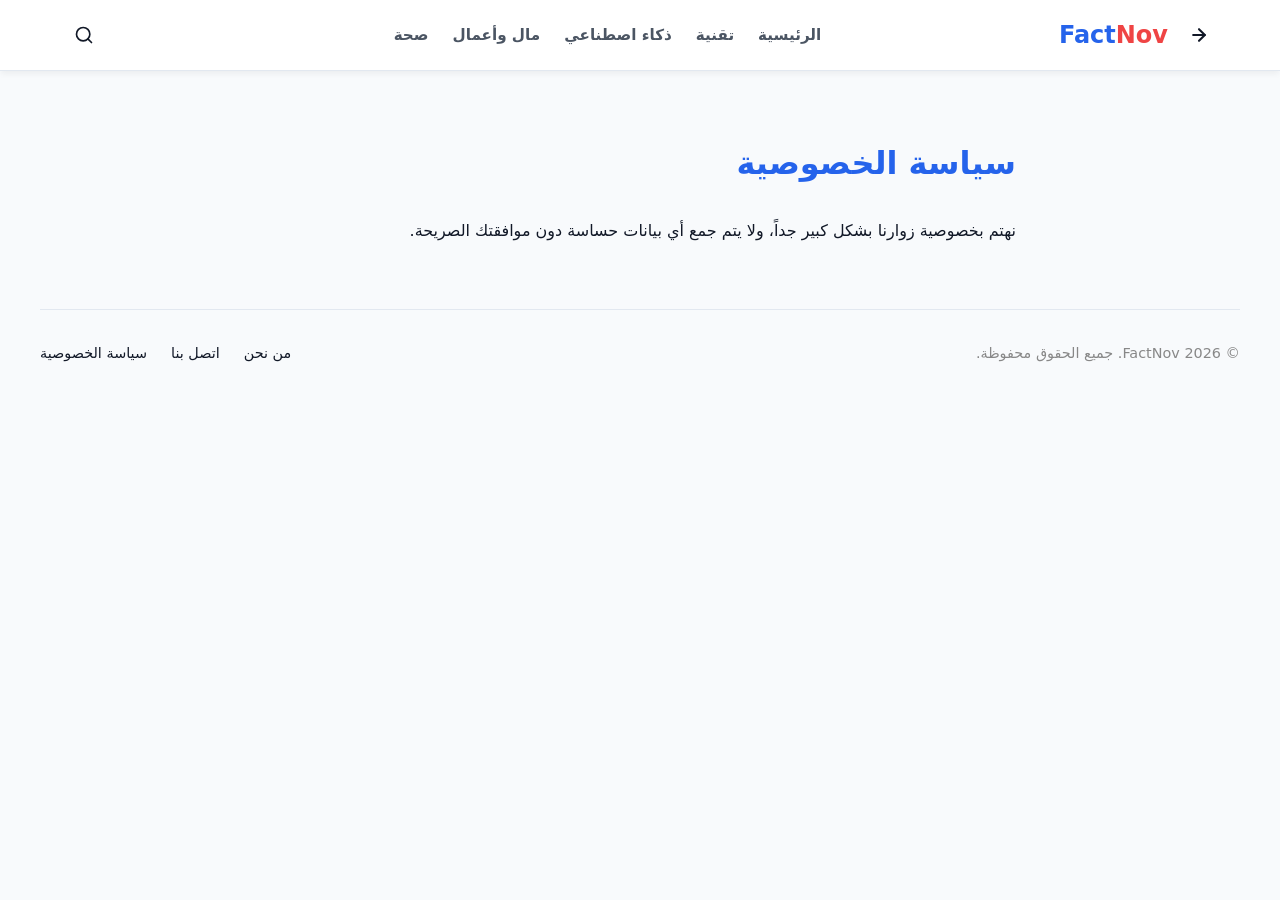
<file: privacy-policy.html>
<!DOCTYPE html>
<html lang="ar" dir="rtl">
<head>
  <meta charset="UTF-8">
  <meta name="viewport" content="width=device-width, initial-scale=1.0">
  <title>سياسة الخصوصية - FactNov</title>
  <link rel="stylesheet" href="assets/css/style.css">
  <link rel="stylesheet" href="assets/css/responsive.css">
  <link rel="stylesheet" href="assets/css/dark.css">
</head>
<body>
  <header>
  <div class="container header-inner">
    <div class="logo-wrapper" style="display: flex; align-items: center; gap: 8px;">
      <!-- السهم المعدل باش يولي كيشوف للجهة الصحيحة (اليمين) -->
      <a href="index.html" class="back-home-btn" aria-label="الرجوع للرئيسية">
        <svg xmlns="http://www.w3.org/2000/svg" width="20" height="20" viewBox="0 0 24 24" fill="none" stroke="currentColor" stroke-width="2.5" stroke-linecap="round" stroke-linejoin="round" style="transform: rotate(180deg);">
          <line x1="19" y1="12" x2="5" y2="12"></line>
          <polyline points="12 19 5 12 12 5"></polyline>
        </svg>
      </a>
      
      <a href="index.html" class="logo">Fact<span>Nov</span></a>
    </div>
    
    <nav class="main-nav" id="main-nav">
      <ul>
        <li><a href="index.html">الرئيسية</a></li>
        <li><a href="category.html?category=technology">تقنية</a></li>
        <li><a href="category.html?category=ai">ذكاء اصطناعي</a></li>
        <li><a href="category.html?category=business">مال وأعمال</a></li>
        <li><a href="category.html?category=health">صحة</a></li>
      </ul>
    </nav>
    
    <div class="controls" style="display: flex; align-items: center; gap: 0.75rem;">
      <button class="btn-icon" id="dark-mode-toggle" aria-label="تغيير المظهر"></button>
      <button class="btn-icon" onclick="location.href='search.html'" aria-label="البحث">
        <svg xmlns="http://www.w3.org/2000/svg" width="20" height="20" viewBox="0 0 24 24" fill="none" stroke="currentColor" stroke-width="2" stroke-linecap="round" stroke-linejoin="round"><circle cx="11" cy="11" r="8"/><line x1="21" y1="21" x2="16.65" y2="16.65"/></svg>
      </button>
      <button class="hamburger" id="hamburger" aria-label="فتح القائمة">
        <span></span>
        <span></span>
        <span></span>
      </button>
    </div>
  </div>
</header>
  <main class="container" style="max-width: 800px; margin: 4rem auto; line-height: 1.8;">
    <h1 style="color: var(--primary); margin-bottom: 1.5rem;">سياسة الخصوصية</h1>
    <p>نهتم بخصوصية زوارنا بشكل كبير جداً، ولا يتم جمع أي بيانات حساسة دون موافقتك الصريحة.</p>
  </main>
  <script src="assets/js/articles.js"></script>
  <script src="assets/js/darkmode.js"></script>
  <script src="assets/js/app.js"></script> 
  <footer>
  <div class="container footer-inner" style="display: flex; justify-content: space-between; align-items: center; padding: 2rem 0; border-top: 1px solid var(--border-color); margin-top: 4rem; flex-wrap: wrap; gap: 1rem;">
    <p class="text-muted" style="margin: 0; font-size: 0.9rem; color: var(--text-muted-color, #888);">© 2026 FactNov. جميع الحقوق محفوظة.</p>
    
    <div class="footer-links" style="display: flex; gap: 1.5rem;">
      <a href="about.html" class="footer-link">من نحن</a>
      <a href="contact.html" class="footer-link">اتصل بنا</a>
      <a href="privacy.html" class="footer-link">سياسة الخصوصية</a>
    </div>
  </div>
</footer>

<style>
  /* تنسيق روابط الفوتر مع التفاعل */
  .footer-link {
    color: var(--text-color);
    text-decoration: none;
    font-size: 0.9rem;
    transition: color 0.3s ease;
  }
  .footer-link:hover {
    color: var(--primary); /* كيولي باللون الأساسي ديال الموقع فاش يدوز عليه الفأرة */
  }
  /* متجاوب مع شاشات الموبايل */
  @media (max-width: 500px) {
    .footer-inner {
      flex-direction: column !important;
      text-align: center;
      justify-content: center !important;
    }
    .footer-links {
      justify-content: center;
    }
  }
</style>
</body>
</html>
</file>
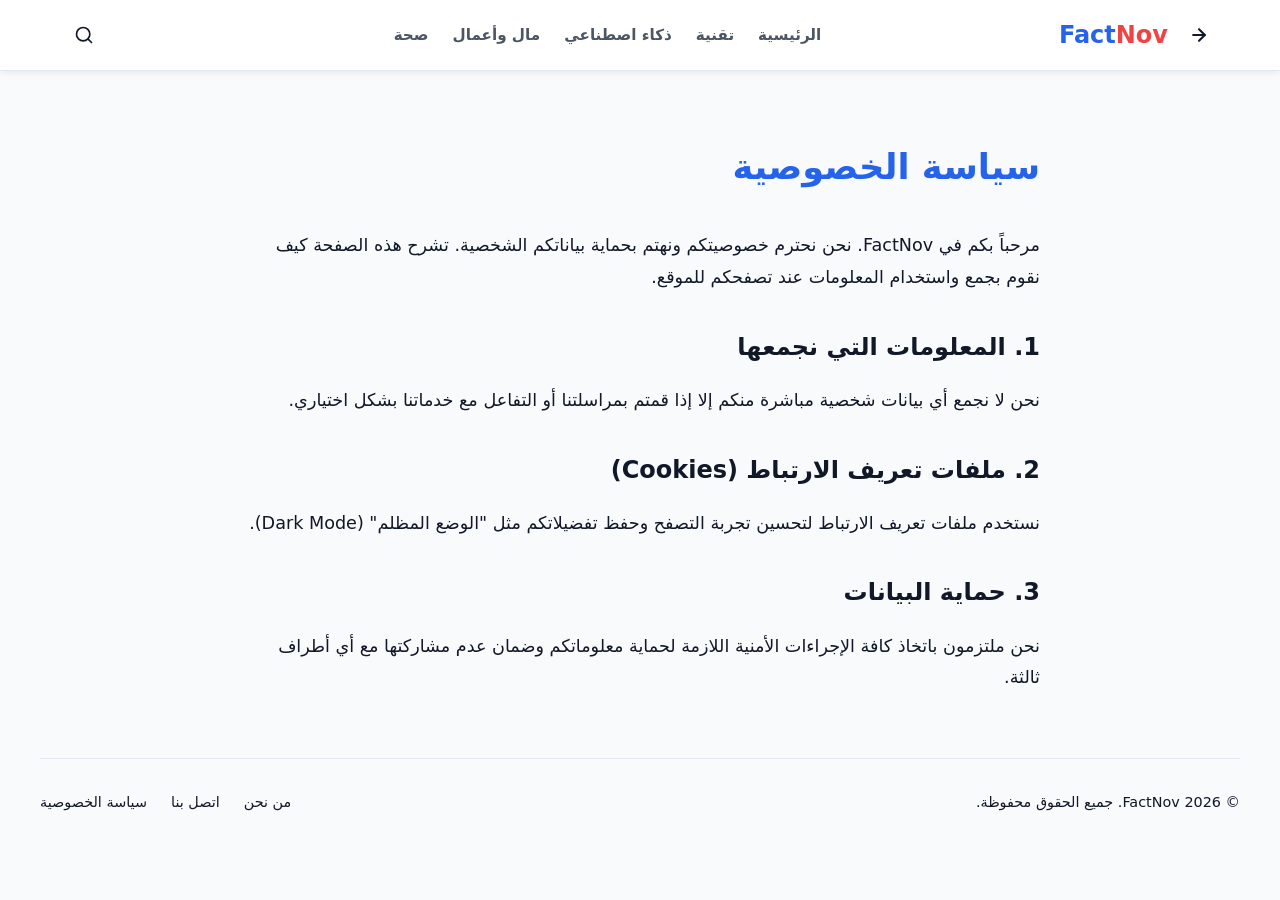
<file: privacy.html>
<!DOCTYPE html>
<html lang="ar" dir="rtl">
<head>
  <meta charset="UTF-8">
  <meta name="viewport" content="width=device-width, initial-scale=1.0">
  <title>سياسة الخصوصية - FactNov</title>
  <link rel="stylesheet" href="assets/css/style.css">
  <link rel="stylesheet" href="assets/css/responsive.css">
  <link rel="stylesheet" href="assets/css/dark.css">
  <style>
    .privacy-wrap { max-width: 800px; margin: 4rem auto; line-height: 1.8; }
    .privacy-wrap h1 { font-size: 2.2rem; margin-bottom: 2rem; color: var(--primary); }
    .privacy-wrap h2 { font-size: 1.5rem; margin-top: 2rem; margin-bottom: 1rem; }
    .privacy-wrap p { font-size: 1.1rem; color: var(--text-color); margin-bottom: 1.5rem; }
  </style>
</head>
<body>
  <header>
    <div class="container header-inner">
      <div class="logo-wrapper" style="display: flex; align-items: center; gap: 8px;">
        <a href="index.html" class="back-home-btn" aria-label="الرجوع للرئيسية">
          <svg xmlns="http://www.w3.org/2000/svg" width="20" height="20" viewBox="0 0 24 24" fill="none" stroke="currentColor" stroke-width="2.5" stroke-linecap="round" stroke-linejoin="round" style="transform: rotate(180deg);">
            <line x1="19" y1="12" x2="5" y2="12"></line>
            <polyline points="12 19 5 12 12 5"></polyline>
          </svg>
        </a>
        <a href="index.html" class="logo">Fact<span>Nov</span></a>
      </div>

      <nav class="main-nav" id="main-nav">
        <ul>
          <li><a href="index.html">الرئيسية</a></li>
          <li><a href="category.html?category=technology">تقنية</a></li>
          <li><a href="category.html?category=ai">ذكاء اصطناعي</a></li>
          <li><a href="category.html?category=business">مال وأعمال</a></li>
          <li><a href="category.html?category=health">صحة</a></li>
        </ul>
      </nav>
      <div class="controls" style="display: flex; align-items: center; gap: 0.75rem;">
        <button class="btn-icon" id="dark-mode-toggle" aria-label="تغيير المظهر"></button>
        <button class="btn-icon" onclick="location.href='search.html'" aria-label="البحث">
          <svg xmlns="http://www.w3.org/2000/svg" width="20" height="20" viewBox="0 0 24 24" fill="none" stroke="currentColor" stroke-width="2" stroke-linecap="round" stroke-linejoin="round"><circle cx="11" cy="11" r="8"/><line x1="21" y1="21" x2="16.65" y2="16.65"/></svg>
        </button>
        <button class="hamburger" id="hamburger" aria-label="فتح القائمة">
          <span></span>
          <span></span>
          <span></span>
        </button>
      </div>
    </div>
  </header>

  <main class="container">
    <div class="privacy-wrap">
      <h1>سياسة الخصوصية</h1>
      <p>مرحباً بكم في FactNov. نحن نحترم خصوصيتكم ونهتم بحماية بياناتكم الشخصية. تشرح هذه الصفحة كيف نقوم بجمع واستخدام المعلومات عند تصفحكم للموقع.</p>
      
      <h2>1. المعلومات التي نجمعها</h2>
      <p>نحن لا نجمع أي بيانات شخصية مباشرة منكم إلا إذا قمتم بمراسلتنا أو التفاعل مع خدماتنا بشكل اختياري.</p>
      
      <h2>2. ملفات تعريف الارتباط (Cookies)</h2>
      <p>نستخدم ملفات تعريف الارتباط لتحسين تجربة التصفح وحفظ تفضيلاتكم مثل "الوضع المظلم" (Dark Mode).</p>
      
      <h2>3. حماية البيانات</h2>
      <p>نحن ملتزمون باتخاذ كافة الإجراءات الأمنية اللازمة لحماية معلوماتكم وضمان عدم مشاركتها مع أي أطراف ثالثة.</p>
    </div>
  </main>

  <!-- الفوتر -->
  <footer>
    <div class="container footer-inner" style="display: flex; justify-content: space-between; align-items: center; padding: 2rem 0; border-top: 1px solid var(--border-color); margin-top: 4rem; flex-wrap: wrap; gap: 1rem;">
      <p class="text-muted" style="margin: 0; font-size: 0.9rem;">© 2026 FactNov. جميع الحقوق محفوظة.</p>
      <div class="footer-links" style="display: flex; gap: 1.5rem;">
        <a href="about.html" class="footer-link">من نحن</a>
        <a href="contact.html" class="footer-link">اتصل بنا</a>
        <a href="privacy.html" class="footer-link">سياسة الخصوصية</a>
      </div>
    </div>
  </footer>

  <style>
    .footer-link { color: var(--text-color); text-decoration: none; font-size: 0.9rem; transition: color 0.3s ease; }
    .footer-link:hover { color: var(--primary); }
    @media (max-width: 500px) {
      .footer-inner { flex-direction: column !important; text-align: center; justify-content: center !important; }
      .footer-links { justify-content: center; }
    }
  </style>

  <!-- السكربتات -->
  <script src="assets/js/articles.js"></script>
  <script src="assets/js/darkmode.js"></script>
  <script src="assets/js/app.js"></script>
</body>
</html>
</file>
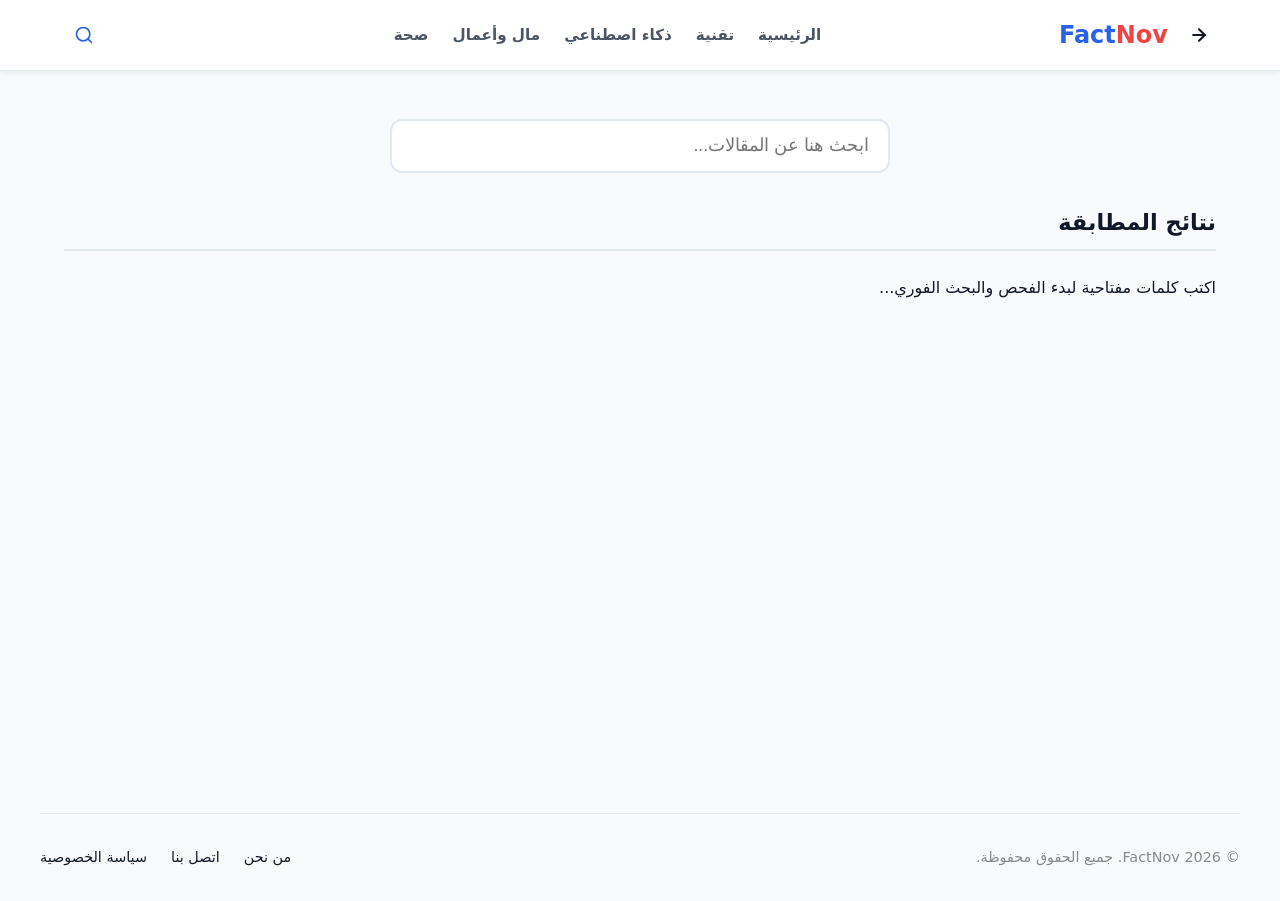
<file: search.html>
<!DOCTYPE html>
<html lang="ar" dir="rtl">
<head>
  <meta charset="UTF-8">
  <meta name="viewport" content="width=device-width, initial-scale=1.0">
  <title>البحث - FactNov</title>
  <link rel="stylesheet" href="assets/css/style.css">
  <link rel="stylesheet" href="assets/css/responsive.css">
  <link rel="stylesheet" href="assets/css/dark.css">
</head>
<body>
  <header>
    <div class="container header-inner">
      <!-- اللوكو والسهم مقاد ومجموعين -->
      <div class="logo-wrapper" style="display: flex; align-items: center; gap: 8px;">
        <a href="index.html" class="back-home-btn" aria-label="الرجوع للرئيسية">
          <svg xmlns="http://www.w3.org/2000/svg" width="20" height="20" viewBox="0 0 24 24" fill="none" stroke="currentColor" stroke-width="2.5" stroke-linecap="round" stroke-linejoin="round" style="transform: rotate(180deg);">
            <line x1="19" y1="12" x2="5" y2="12"></line>
            <polyline points="12 19 5 12 12 5"></polyline>
          </svg>
        </a>
        <a href="index.html" class="logo">Fact<span>Nov</span></a>
      </div>

      <nav class="main-nav" id="main-nav">
        <ul>
          <li><a href="index.html">الرئيسية</a></li>
          <li><a href="category.html?category=technology">تقنية</a></li>
          <li><a href="category.html?category=ai">ذكاء اصطناعي</a></li>
          <li><a href="category.html?category=business">مال وأعمال</a></li>
          <li><a href="category.html?category=health">صحة</a></li>
        </ul>
      </nav>
      <div class="controls" style="display: flex; align-items: center; gap: 0.75rem;">
        <button class="btn-icon" id="dark-mode-toggle" aria-label="تغيير المظهر"></button>
        <button class="btn-icon" onclick="location.href='search.html'" aria-label="البحث" style="color: var(--primary);">
          <svg xmlns="http://www.w3.org/2000/svg" width="20" height="20" viewBox="0 0 24 24" fill="none" stroke="currentColor" stroke-width="2" stroke-linecap="round" stroke-linejoin="round"><circle cx="11" cy="11" r="8"/><line x1="21" y1="21" x2="16.65" y2="16.65"/></svg>
        </button>
        <button class="hamburger" id="hamburger" aria-label="فتح القائمة">
          <span></span>
          <span></span>
          <span></span>
        </button>
      </div>
    </div>
  </header>

  <main class="container" style="margin-top: 3rem; min-height: 70vh;">
    <div style="max-width: 500px; margin: 0 auto 2rem;">
      <input type="text" id="search-input" placeholder="ابحث هنا عن المقالات..." style="width: 100%; padding: 0.9rem 1.2rem; border-radius: var(--radius); border: 2px solid var(--border-color); outline: none; font-size: 1.1rem; background: var(--card-bg); color: var(--text-color);" autofocus>
    </div>

    <div class="grid-section-header">
      <h2 class="section-title">نتائج المطابقة</h2>
    </div>

    <div class="articles-grid" id="search-results-target">
      <p class="text-muted">اكتب كلمات مفتاحية لبدء الفحص والبحث الفوري...</p>
    </div>
  </main>

  <script src="assets/js/articles.js"></script>
  <script src="assets/js/search.js"></script>
  <script src="assets/js/darkmode.js"></script>
  <script src="assets/js/app.js"></script>
  <script>
    document.addEventListener('DOMContentLoaded', async () => {
      const articles = await ArticleEngine.fetchAll();
      const input = document.getElementById('search-input');
      const target = document.getElementById('search-results-target');
      if (articles.length > 0 && input && target) {
        SearchEngine.init(articles, input, target);
      }
    });
  </script>
  <script src="assets/js/articles.js"></script>
  <script src="assets/js/darkmode.js"></script>
  <script src="assets/js/app.js"></script> 
  <footer>
  <div class="container footer-inner" style="display: flex; justify-content: space-between; align-items: center; padding: 2rem 0; border-top: 1px solid var(--border-color); margin-top: 4rem; flex-wrap: wrap; gap: 1rem;">
    <p class="text-muted" style="margin: 0; font-size: 0.9rem; color: var(--text-muted-color, #888);">© 2026 FactNov. جميع الحقوق محفوظة.</p>
    
    <div class="footer-links" style="display: flex; gap: 1.5rem;">
      <a href="about.html" class="footer-link">من نحن</a>
      <a href="contact.html" class="footer-link">اتصل بنا</a>
      <a href="privacy.html" class="footer-link">سياسة الخصوصية</a>
    </div>
  </div>
</footer>

<style>
  /* تنسيق روابط الفوتر مع التفاعل */
  .footer-link {
    color: var(--text-color);
    text-decoration: none;
    font-size: 0.9rem;
    transition: color 0.3s ease;
  }
  .footer-link:hover {
    color: var(--primary); /* كيولي باللون الأساسي ديال الموقع فاش يدوز عليه الفأرة */
  }
  /* متجاوب مع شاشات الموبايل */
  @media (max-width: 500px) {
    .footer-inner {
      flex-direction: column !important;
      text-align: center;
      justify-content: center !important;
    }
    .footer-links {
      justify-content: center;
    }
  }
</style>
</body>
</html>
</file>
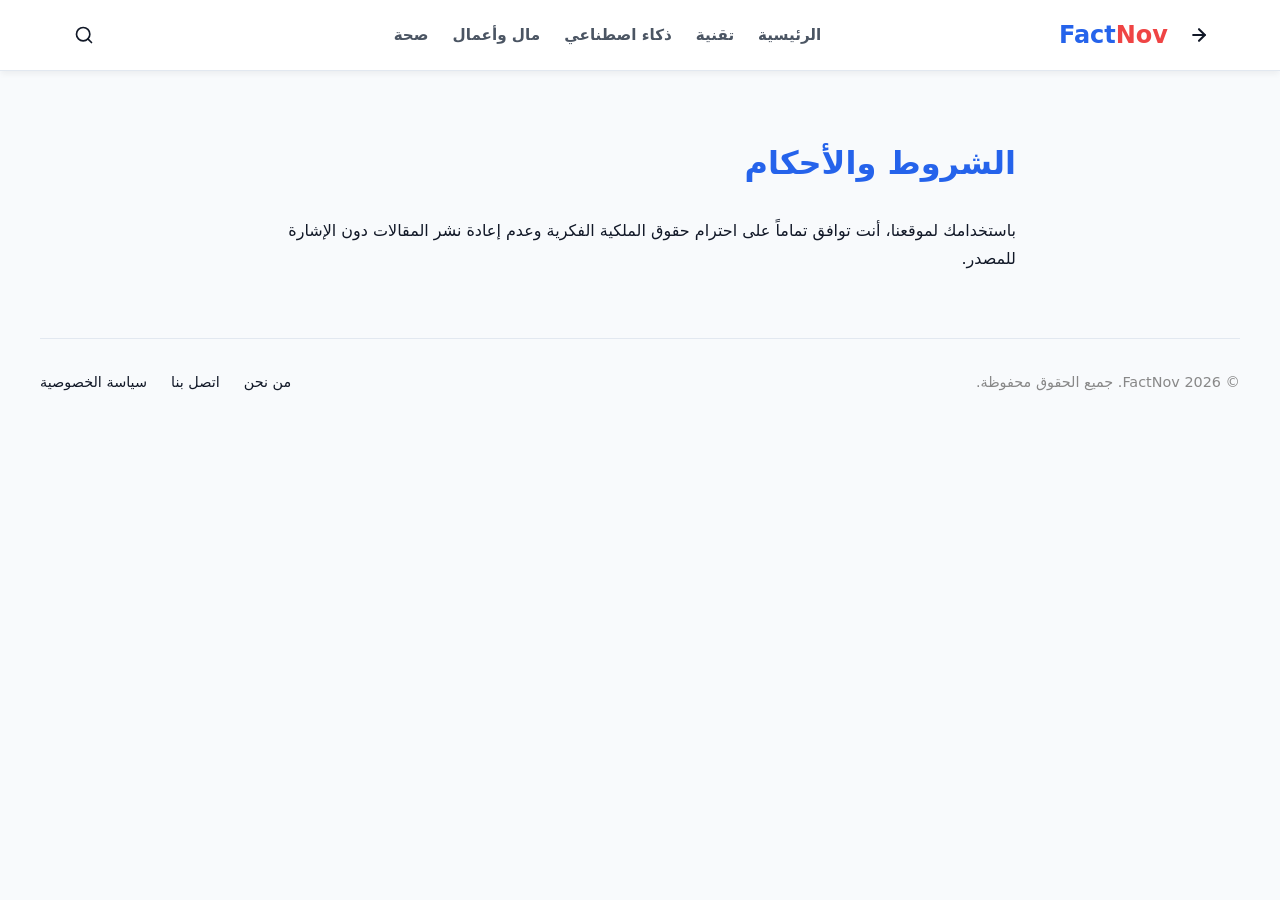
<file: terms.html>
<!DOCTYPE html>
<html lang="ar" dir="rtl">
<head>
  <meta charset="UTF-8">
  <meta name="viewport" content="width=device-width, initial-scale=1.0">
  <title>الشروط والأحكام - FactNov</title>
  <link rel="stylesheet" href="assets/css/style.css">
  <link rel="stylesheet" href="assets/css/responsive.css">
  <link rel="stylesheet" href="assets/css/dark.css">
</head>
<body>
<header>
  <div class="container header-inner">
    <div class="logo-wrapper" style="display: flex; align-items: center; gap: 8px;">
      <!-- السهم المعدل باش يولي كيشوف للجهة الصحيحة (اليمين) -->
      <a href="index.html" class="back-home-btn" aria-label="الرجوع للرئيسية">
        <svg xmlns="http://www.w3.org/2000/svg" width="20" height="20" viewBox="0 0 24 24" fill="none" stroke="currentColor" stroke-width="2.5" stroke-linecap="round" stroke-linejoin="round" style="transform: rotate(180deg);">
          <line x1="19" y1="12" x2="5" y2="12"></line>
          <polyline points="12 19 5 12 12 5"></polyline>
        </svg>
      </a>
      
      <a href="index.html" class="logo">Fact<span>Nov</span></a>
    </div>
    
    <nav class="main-nav" id="main-nav">
      <ul>
        <li><a href="index.html">الرئيسية</a></li>
        <li><a href="category.html?category=technology">تقنية</a></li>
        <li><a href="category.html?category=ai">ذكاء اصطناعي</a></li>
        <li><a href="category.html?category=business">مال وأعمال</a></li>
        <li><a href="category.html?category=health">صحة</a></li>
      </ul>
    </nav>
    
    <div class="controls" style="display: flex; align-items: center; gap: 0.75rem;">
      <button class="btn-icon" id="dark-mode-toggle" aria-label="تغيير المظهر"></button>
      <button class="btn-icon" onclick="location.href='search.html'" aria-label="البحث">
        <svg xmlns="http://www.w3.org/2000/svg" width="20" height="20" viewBox="0 0 24 24" fill="none" stroke="currentColor" stroke-width="2" stroke-linecap="round" stroke-linejoin="round"><circle cx="11" cy="11" r="8"/><line x1="21" y1="21" x2="16.65" y2="16.65"/></svg>
      </button>
      <button class="hamburger" id="hamburger" aria-label="فتح القائمة">
        <span></span>
        <span></span>
        <span></span>
      </button>
    </div>
  </div>
</header>
  <main class="container" style="max-width: 800px; margin: 4rem auto; line-height: 1.8;">
    <h1 style="color: var(--primary); margin-bottom: 1.5rem;">الشروط والأحكام</h1>
    <p>باستخدامك لموقعنا، أنت توافق تماماً على احترام حقوق الملكية الفكرية وعدم إعادة نشر المقالات دون الإشارة للمصدر.</p>
  </main>
  <script src="assets/js/articles.js"></script>
  <script src="assets/js/darkmode.js"></script>
  <script src="assets/js/app.js"></script> 
  <footer>
  <div class="container footer-inner" style="display: flex; justify-content: space-between; align-items: center; padding: 2rem 0; border-top: 1px solid var(--border-color); margin-top: 4rem; flex-wrap: wrap; gap: 1rem;">
    <p class="text-muted" style="margin: 0; font-size: 0.9rem; color: var(--text-muted-color, #888);">© 2026 FactNov. جميع الحقوق محفوظة.</p>
    
    <div class="footer-links" style="display: flex; gap: 1.5rem;">
      <a href="about.html" class="footer-link">من نحن</a>
      <a href="contact.html" class="footer-link">اتصل بنا</a>
      <a href="privacy.html" class="footer-link">سياسة الخصوصية</a>
    </div>
  </div>
</footer>

<style>
  /* تنسيق روابط الفوتر مع التفاعل */
  .footer-link {
    color: var(--text-color);
    text-decoration: none;
    font-size: 0.9rem;
    transition: color 0.3s ease;
  }
  .footer-link:hover {
    color: var(--primary); /* كيولي باللون الأساسي ديال الموقع فاش يدوز عليه الفأرة */
  }
  /* متجاوب مع شاشات الموبايل */
  @media (max-width: 500px) {
    .footer-inner {
      flex-direction: column !important;
      text-align: center;
      justify-content: center !important;
    }
    .footer-links {
      justify-content: center;
    }
  }
</style>
</body>
</html>
</file>
<file: assets/css/style.css>
:root {
  --primary: #2563eb;
  --accent: #ef4444;
  --bg-color: #f8fafc;
  --text-color: #111827;
  --text-muted: #4b5563;
  --card-bg: #ffffff;
  --border-color: #e2e8f0;
  --shadow: 0 4px 6px -1px rgba(0, 0, 0, 0.05);
  --radius: 12px;
  --font-sans: system-ui, -apple-system, sans-serif;
  --transition: all 0.3s ease;
}

* { box-sizing: border-box; margin: 0; padding: 0; }

body {
  font-family: var(--font-sans);
  background-color: var(--bg-color);
  color: var(--text-color);
  line-height: 1.6;
  transition: var(--transition);
}

.container { max-width: 1200px; margin: 0 auto; padding: 0 1.5rem; }

header {
  background-color: var(--card-bg);
  border-bottom: 1px solid var(--border-color);
  box-shadow: var(--shadow);
  position: sticky;
  top: 0;
  z-index: 1000;
}

.header-inner { display: flex; justify-content: space-between; align-items: center; height: 70px; }

.logo { font-size: 1.5rem; font-weight: 800; text-decoration: none; color: var(--primary); }
.logo span { color: var(--accent); }

.main-nav ul { display: flex; list-style: none; gap: 1.5rem; }
.main-nav a { text-decoration: none; color: var(--text-muted); font-weight: 600; font-size: 0.95rem; }
.main-nav a:hover, .main-nav a.active { color: var(--primary); }

.controls { display: flex; gap: 0.5rem; }

.btn-icon {
  background: none; border: none; cursor: pointer; color: var(--text-color);
  width: 40px; height: 40px; border-radius: 50%; display: grid; place-items: center; transition: var(--transition);
}
.btn-icon:hover { background-color: var(--border-color); }

/* Hero Card */
.hero-sec { margin: 2rem 0; }
.hero-card {
  display: grid; grid-template-columns: 1.2fr 1fr; background-color: var(--card-bg);
  border-radius: var(--radius); overflow: hidden; box-shadow: var(--shadow); cursor: pointer; transition: var(--transition);
}
.hero-card:hover { transform: translateY(-4px); }
.hero-image-wrapper { height: 350px; overflow: hidden; }
.hero-image-wrapper img { width: 100%; height: 100%; object-fit: cover; }
.hero-content { padding: 2rem; display: flex; flex-direction: column; justify-content: center; }

.badge {
  align-self: flex-start; background-color: rgba(37, 99, 235, 0.1); color: var(--primary);
  padding: 0.25rem 0.75rem; border-radius: 50px; font-size: 0.8rem; font-weight: 700; margin-bottom: 1rem;
}

.hero-title { font-size: 1.8rem; margin-bottom: 1rem; font-weight: 800; }
.hero-desc { color: var(--text-muted); margin-bottom: 1.5rem; }
.meta-info { display: flex; gap: 1rem; font-size: 0.85rem; color: var(--text-muted); }

/* Grid Cards */
.grid-section-header { margin-bottom: 1.5rem; border-bottom: 2px solid var(--border-color); padding-bottom: 0.5rem; }
.section-title { font-size: 1.4rem; font-weight: 800; }
.articles-grid { display: grid; grid-template-columns: repeat(auto-fill, minmax(280px, 1fr)); gap: 2rem; margin-bottom: 3rem; }

.article-card {
  background-color: var(--card-bg); border-radius: var(--radius); overflow: hidden;
  box-shadow: var(--shadow); display: flex; flex-direction: column; cursor: pointer; transition: var(--transition);
}
.article-card:hover { transform: translateY(-4px); }
.card-img-wrapper { aspect-ratio: 16/10; overflow: hidden; }
.card-img-wrapper img { width: 100%; height: 100%; object-fit: cover; }
.card-content { padding: 1.25rem; display: flex; flex-direction: column; flex-grow: 1; }
.card-title { font-size: 1.1rem; margin-bottom: 0.5rem; font-weight: 700; }
.card-desc { color: var(--text-muted); font-size: 0.9rem; margin-bottom: 1rem; }
.card-meta {
  margin-top: auto; display: flex; justify-content: space-between; font-size: 0.8rem;
  color: var(--text-muted); border-top: 1px solid var(--border-color); padding-top: 0.75rem;
}
/* تنسيق السهم الجديد */
.back-home-btn {
    display: flex;
    align-items: center;
    justify-content: center;
    color: var(--text-color);
    width: 32px;
    height: 32px;
    border-radius: 50%;
    transition: all 0.3s ease;
}

.back-home-btn:hover {
    background-color: var(--primary);
    color: white;
}



/* إخفاء السهم في الصفحة الرئيسية (اختياري) */
/* إلا بغيتيه يبان غير فصفحات المقالات والتصنيفات، زيد هاد السطر: */
/* .home-page .back-home-btn { display: none; } */
/* تنسيق زر السهم للرجوع للرئيسية */
.back-home-btn {
  display: flex;
  align-items: center;
  justify-content: center;
  color: var(--text-color);
  width: 35px;
  height: 35px;
  border-radius: 50%;
  transition: all 0.3s ease;
  margin-left: 5px;
}

.back-home-btn:hover {
  background-color: var(--primary);
  color: #ffffff;
  transform: translateX(3px); /* حركة تفاعلية خفيفة لليسار فـ RTL */
}

/* التوافق مع الوضع المظلم */
[data-theme="dark"] .back-home-btn {
  color: #f8fafc;
}
</file>
<file: assets/css/responsive.css>
/* ==========================================
   تنسيقات الشاشات الصغيرة (الهواتف)
   ========================================== */
@media (max-width: 768px) {
  
  /* إخفاء القائمة الأفقية العادية */
  .main-nav {
    position: fixed;
    top: 70px;
    right: -100%; /* مخفية تماماً خارج الشاشة على اليمين */
    width: 260px;
    height: calc(100vh - 70px);
    background-color: var(--card-bg);
    box-shadow: -4px 0 15px rgba(0, 0, 0, 0.1);
    transition: right 0.4s cubic-bezier(0.4, 0, 0.2, 1);
    padding: 2.5rem 1.5rem;
    z-index: 1000;
  }

  /* إدخال القائمة بسلاسة للشاشة عند الضغط */
  .main-nav.active {
    right: 0;
  }

  /* تحويل روابط القائمة لترتيب عمودي مريح */
  .main-nav ul {
    flex-direction: column;
    gap: 2rem !important;
    align-items: flex-start;
  }

  .main-nav a {
    font-size: 1.15rem;
    font-weight: 700;
    width: 100%;
    padding-bottom: 0.5rem;
    border-bottom: 1px solid var(--border-color);
  }

  /* زر الثلاث شرطات (Hamburger Menu) */
  .hamburger {
    display: flex !important;
    flex-direction: column;
    justify-content: space-between;
    width: 24px;
    height: 18px;
    background: none;
    border: none;
    cursor: pointer;
    z-index: 1001;
    padding: 0;
    outline: none;
  }

  .hamburger span {
    display: block;
    width: 100%;
    height: 3px;
    background-color: var(--text-color);
    border-radius: 3px;
    transition: all 0.3s ease;
  }

  /* حركة تحول الأشرطة الـ 3 إلى علامة إغلاق (X) عند التفعيل */
  .hamburger.active span:nth-child(1) {
    transform: translateY(7.5px) rotate(45deg);
  }
  
  .hamburger.active span:nth-child(2) {
    opacity: 0;
    transform: translateX(-10px);
  }
  
  .hamburger.active span:nth-child(3) {
    transform: translateY(-7.5px) rotate(-45deg);
  }

  /* تعديلات المقال المميز (Hero Card) فالموبايل */
  .hero-card {
    grid-template-columns: 1fr !important;
  }
  
  .hero-image-wrapper {
    height: 220px !important;
  }
  
  .hero-content {
    padding: 1.5rem !important;
  }
  
  .hero-title {
    font-size: 1.4rem !important;
  }
}

/* ==========================================
   تنسيقات الشاشات الكبيرة (الكمبيوتر)
   ========================================== */
@media (min-width: 769px) {
  /* إخفاء زر الشرطات فالحاسوب حيت القائمة ديجا باينة */
  .hamburger {
    display: none;
  }
}
/* حل مشكلة تلاتة د الشرطات وتناسق المنيو فالموبايل */
@media (max-width: 768px) {
  .main-nav {
    display: none; /* إخفاء تلقائي */
    position: absolute;
    top: 70px;
    left: 0;
    width: 100%;
    background-color: var(--card-bg);
    box-shadow: 0 4px 6px rgba(0,0,0,0.1);
    padding: 1rem 0;
    z-index: 999;
  }

  /* إظهار القائمة ملي كتكون active */
  .main-nav.active {
    display: block !important;
  }

  .main-nav ul {
    flex-direction: column;
    gap: 1rem;
    padding: 0 1.5rem;
  }

  /* تحويل الشرطات لعلامة X عند الفتح */
  .hamburger.active span:nth-child(1) {
    transform: translateY(8px) rotate(45deg);
  }
  .hamburger.active span:nth-child(2) {
    opacity: 0;
  }
  .hamburger.active span:nth-child(3) {
    transform: translateY(-8px) rotate(-45deg);
  }
}
</file>
<file: assets/css/dark.css>
[data-theme="dark"] {
  --bg-color: #0f172a;
  --text-color: #f8fafc;
  --text-muted: #94a3b8;
  --card-bg: #1e293b;
  --border-color: #334155;
  --shadow: 0 4px 6px -1px rgba(0, 0, 0, 0.5);
}
</file>
<file: assets/css/animations.css>
@keyframes fadeIn {
  from { opacity: 0; transform: translateY(10px); }
  to { opacity: 1; transform: translateY(0); }
}
.fade-in { animation: fadeIn 0.4s ease forwards; }
</file>
<file: css/style.css>
*{box-sizing:border-box}
:root{
  --bg:#ffffff;
  --surface:#f7f8fa;
  --text:#111827;
  --muted:#667085;
  --border:#e5e7eb;
  --accent:#111827;
  --accent-soft:#eef2ff;
  --max:1160px;
  --radius:18px;
  --shadow:0 12px 35px rgba(17,24,39,.07);
}
html{scroll-behavior:smooth}
body{margin:0;background:var(--bg);color:var(--text);font-family:system-ui,-apple-system,"Segoe UI",Tahoma,Arial,sans-serif;line-height:1.7}
a{color:inherit;text-decoration:none}
button,input{font:inherit}
button{cursor:pointer}
.container{width:min(calc(100% - 32px),var(--max));margin-inline:auto}
.narrow{max-width:780px}
.site-header{position:sticky;top:0;z-index:20;background:rgba(255,255,255,.94);backdrop-filter:blur(12px);border-bottom:1px solid var(--border)}
.header-inner{min-height:68px;display:flex;align-items:center;justify-content:space-between;gap:18px}
.brand{display:inline-flex;align-items:center;gap:10px;font-weight:800;letter-spacing:-.02em}
.brand-mark{width:34px;height:34px;border-radius:10px;background:var(--accent);color:#fff;display:grid;place-items:center}
.desktop-nav{display:none;align-items:center;gap:22px;font-size:.93rem}
.desktop-nav a,.mobile-nav a{transition:opacity .2s}
.desktop-nav a:hover,.mobile-nav a:hover{opacity:.6}
.menu-toggle{width:44px;height:44px;border:1px solid var(--border);background:#fff;border-radius:12px;display:grid;place-content:center;gap:4px}
.menu-toggle span{display:block;width:19px;height:2px;background:var(--text);border-radius:2px}
.mobile-nav{padding:8px 16px 16px;border-top:1px solid var(--border)}
.mobile-nav a{display:block;padding:11px 8px;border-radius:10px}
.hero{padding:80px 0 72px;background:linear-gradient(180deg,#f8fafc 0%,#fff 100%)}
.eyebrow{margin:0 0 8px;font-size:.78rem;font-weight:800;letter-spacing:.12em;color:#667085}
.hero h1{max-width:720px;margin:0;font-size:clamp(2.3rem,8vw,5.2rem);line-height:1.08;letter-spacing:-.05em}
.hero-text{max-width:650px;margin:22px 0 0;color:var(--muted);font-size:1.05rem}
.hero-actions{display:flex;flex-wrap:wrap;gap:10px;margin-top:28px}
.button{min-height:46px;padding:10px 18px;border-radius:12px;border:1px solid transparent;display:inline-flex;align-items:center;justify-content:center;font-weight:700;transition:transform .2s,box-shadow .2s}
.button:hover{transform:translateY(-1px)}
.button-primary{background:var(--accent);color:#fff}
.button-secondary{background:#fff;border-color:var(--border)}
.section{padding:72px 0}
.section-muted{background:var(--surface)}
.section-heading{display:flex;flex-direction:column;gap:12px;margin-bottom:28px}
.section-heading h2,.narrow h2{margin:0;font-size:clamp(1.65rem,5vw,2.5rem);line-height:1.2;letter-spacing:-.03em}
.section-heading>p{margin:0;color:var(--muted)}
.empty-state{padding:42px 22px;border:1px dashed #cfd4dc;border-radius:var(--radius);text-align:center;background:#fff}
.empty-icon{width:52px;height:52px;margin:0 auto 12px;border-radius:50%;display:grid;place-items:center;background:var(--accent-soft);font-size:1.3rem}
.empty-state h3{margin:0 0 6px}
.empty-state p,.prose{color:var(--muted)}
.category-grid{display:grid;grid-template-columns:1fr 1fr;gap:12px}
.category-card{padding:22px;border:1px solid var(--border);border-radius:var(--radius);background:#fff;box-shadow:var(--shadow)}
.category-card span{font-size:.75rem;color:var(--muted)}
.category-card h3{margin:24px 0 0}
.search-form label{display:block;margin:18px 0 8px;font-weight:700}
.search-row{display:flex;gap:8px}
.search-row input{min-width:0;flex:1;height:48px;border:1px solid var(--border);border-radius:12px;padding:0 14px;outline:none}
.search-row input:focus{border-color:#98a2b3;box-shadow:0 0 0 4px #f2f4f7}
.site-footer{padding:34px 0;border-top:1px solid var(--border)}
.footer-inner{display:flex;flex-direction:column;gap:18px}
.footer-inner p{margin:8px 0 0;color:var(--muted);font-size:.9rem}
:focus-visible{outline:3px solid #98a2b3;outline-offset:3px}
@media (min-width:768px){
  .container{width:min(calc(100% - 48px),var(--max))}
  .menu-toggle{display:none}
  .desktop-nav{display:flex}
  .hero{padding:120px 0 110px}
  .section{padding:92px 0}
  .section-heading{flex-direction:row;align-items:end;justify-content:space-between}
  .category-grid{grid-template-columns:repeat(4,1fr);gap:16px}
  .footer-inner{flex-direction:row;align-items:center;justify-content:space-between}
}
@media (min-width:1100px){
  .desktop-nav{gap:26px}
}
</file>
